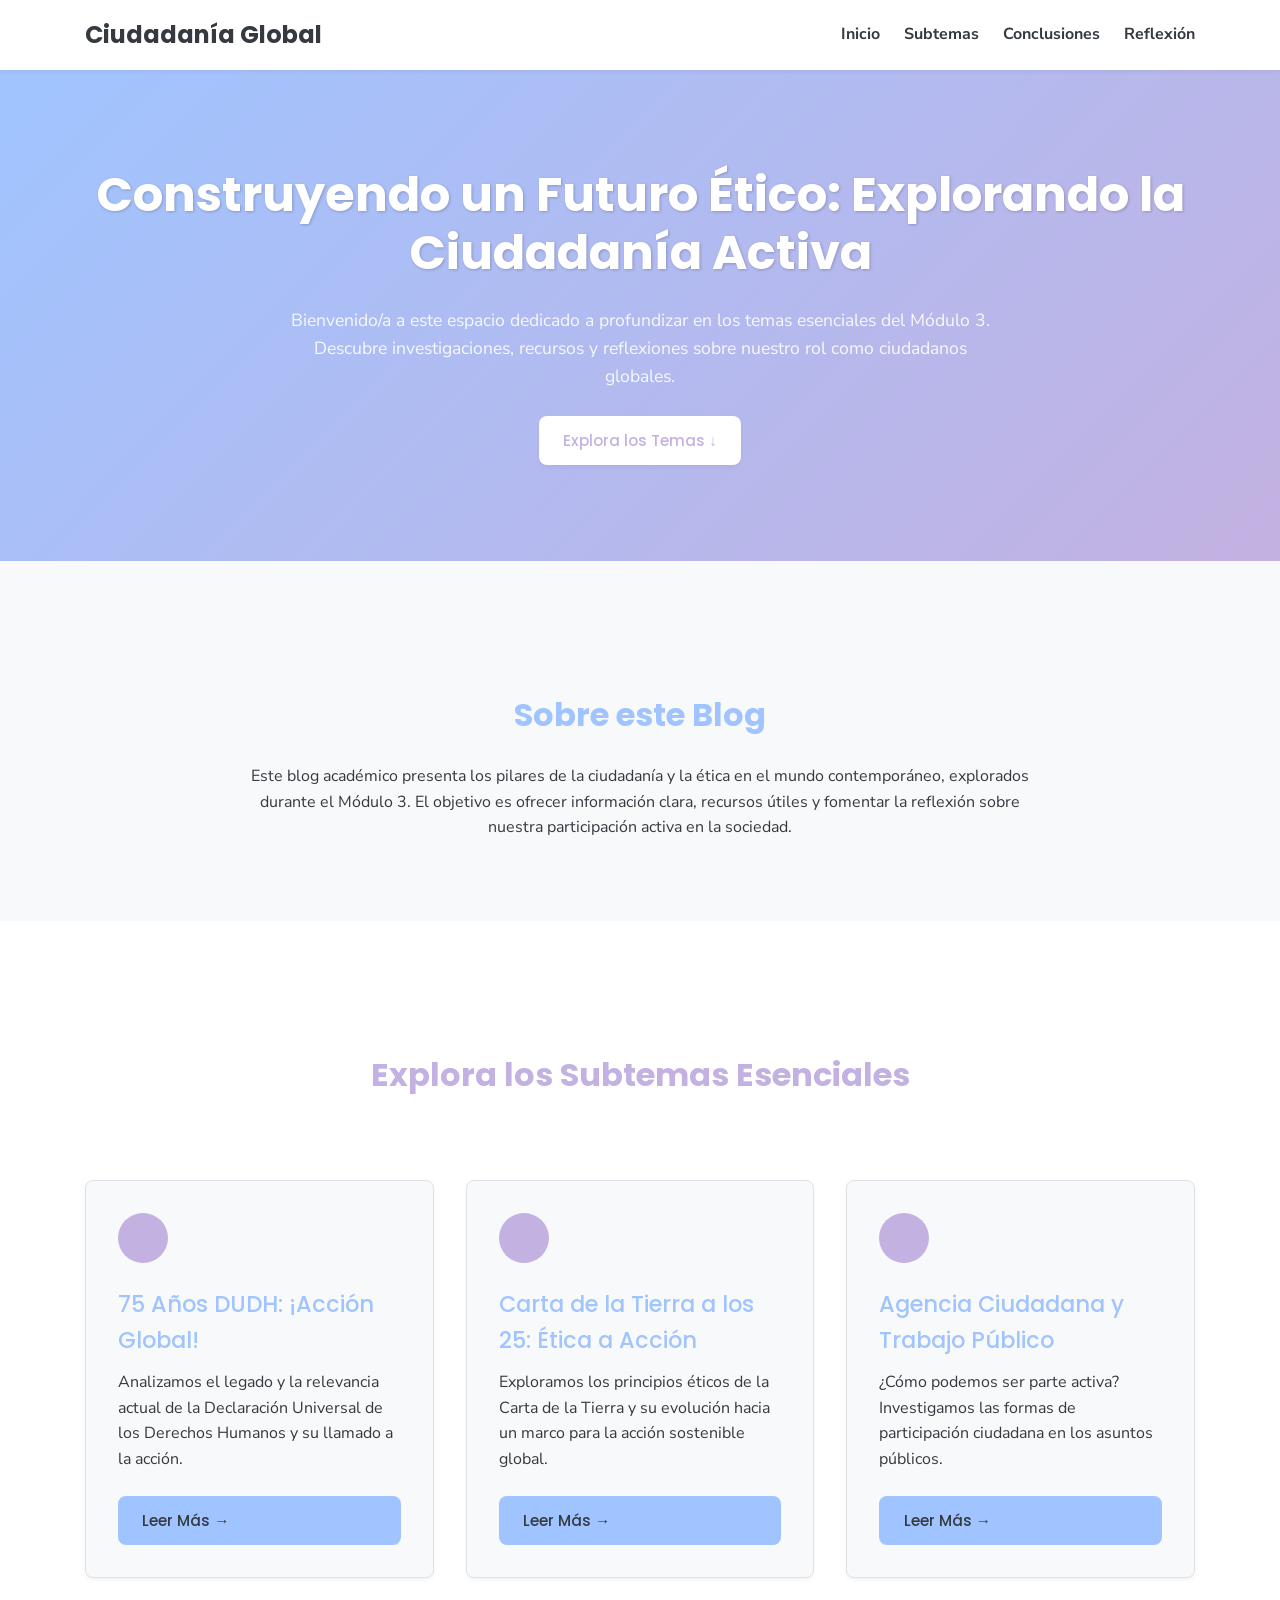
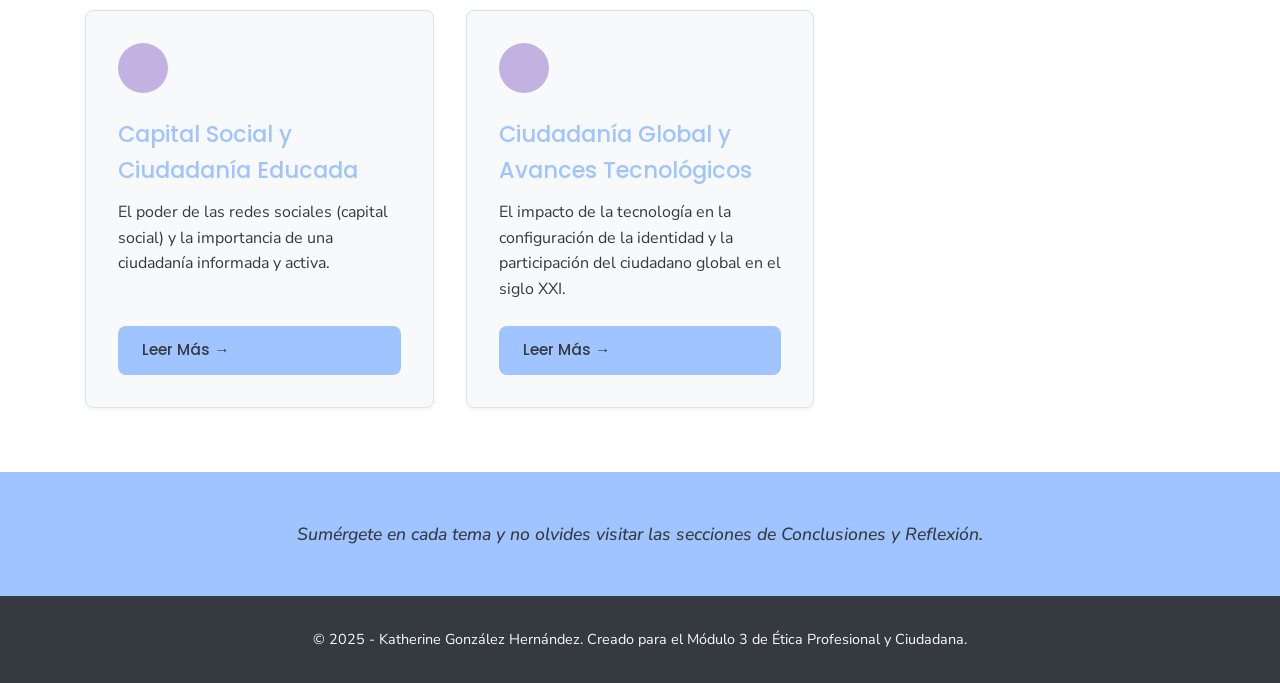
<file: index.html>
<!DOCTYPE html>
<html lang="es">
<head>
    <meta charset="UTF-8">
    <meta name="viewport" content="width=device-width, initial-scale=1.0">
    <title>Módulo 3: Ciudadanía Activa y Ética Global</title>

    <!-- Google Fonts -->
    <link rel="preconnect" href="https://fonts.googleapis.com">
    <link rel="preconnect" href="https://fonts.gstatic.com" crossorigin>
    <link href="https://fonts.googleapis.com/css2?family=Nunito+Sans:wght@400;700&family=Poppins:wght@500;700&display=swap" rel="stylesheet">

    <!-- Enlace al CSS -->
    <link rel="stylesheet" href="style.css">
</head>
<body>

    <!-- Barra de Navegación -->
    <header class="site-header">
        <div class="container header-container">
            <div class="site-title">Ciudadanía Global</div>
            <nav class="main-navigation">
                <ul>
                    <li><a href="#hero">Inicio</a></li>
                    <li><a href="#subtemas">Subtemas</a></li>
                    <li><a href="conclusiones.html">Conclusiones</a></li> <!-- Enlace a página futura -->
                    <li><a href="reflexion.html">Reflexión</a></li>   <!-- Enlace a página futura -->
                </ul>
            </nav>
        </div>
    </header>

    <main>
        <!-- Sección Principal (Hero) -->
        <section class="hero" id="hero">
            <div class="container hero-content">
                <h1>Construyendo un Futuro Ético: Explorando la Ciudadanía Activa</h1>
                <p>Bienvenido/a a este espacio dedicado a profundizar en los temas esenciales del Módulo 3. Descubre investigaciones, recursos y reflexiones sobre nuestro rol como ciudadanos globales.</p>
                <a href="#subtemas" class="button button-primary">Explora los Temas ↓</a>
            </div>
        </section>

        <!-- Sección Introductoria -->
        <section class="intro" id="about">
            <div class="container">
                <h2>Sobre este Blog</h2>
                <p>Este blog académico presenta los pilares de la ciudadanía y la ética en el mundo contemporáneo, explorados durante el Módulo 3. El objetivo es ofrecer información clara, recursos útiles y fomentar la reflexión sobre nuestra participación activa en la sociedad.</p>
            </div>
        </section>

        <!-- Sección de Subtemas -->
        <section class="subtopics" id="subtemas">
            <div class="container">
                <h2>Explora los Subtemas Esenciales</h2>
                <div class="subtopics-grid">
                    <!-- Tarjeta 1 -->
                    <article class="topic-card">
                        <div class="card-icon icon-dudh"></div> <!-- Placeholder para icono -->
                        <h3>75 Años DUDH: ¡Acción Global!</h3>
                        <p>Analizamos el legado y la relevancia actual de la Declaración Universal de los Derechos Humanos y su llamado a la acción.</p>
                        <a href="subtema-dudh.html" class="button button-secondary">Leer Más →</a> <!-- Página futura -->
                    </article>
                    <!-- Tarjeta 2 -->
                    <article class="topic-card">
                        <div class="card-icon icon-carta"></div> <!-- Placeholder para icono -->
                        <h3>Carta de la Tierra a los 25: Ética a Acción</h3>
                        <p>Exploramos los principios éticos de la Carta de la Tierra y su evolución hacia un marco para la acción sostenible global.</p>
                        <a href="subtema-carta.html" class="button button-secondary">Leer Más →</a> <!-- Página futura -->
                    </article>
                    <!-- Tarjeta 3 -->
                    <article class="topic-card">
                         <div class="card-icon icon-agencia"></div> <!-- Placeholder para icono -->
                        <h3>Agencia Ciudadana y Trabajo Público</h3>
                        <p>¿Cómo podemos ser parte activa? Investigamos las formas de participación ciudadana en los asuntos públicos.</p>
                        <a href="subtema-agencia.html" class="button button-secondary">Leer Más →</a> <!-- Página futura -->
                    </article>
                    <!-- Tarjeta 4 -->
                    <article class="topic-card">
                        <div class="card-icon icon-capital"></div> <!-- Placeholder para icono -->
                        <h3>Capital Social y Ciudadanía Educada</h3>
                        <p>El poder de las redes sociales (capital social) y la importancia de una ciudadanía informada y activa.</p>
                        <a href="subtema-capital.html" class="button button-secondary">Leer Más →</a> <!-- Página futura -->
                    </article>
                    <!-- Tarjeta 5 -->
                    <article class="topic-card">
                        <div class="card-icon icon-global"></div> <!-- Placeholder para icono -->
                        <h3>Ciudadanía Global y Avances Tecnológicos</h3>
                        <p>El impacto de la tecnología en la configuración de la identidad y la participación del ciudadano global en el siglo XXI.</p>
                        <a href="subtema-tecnologia.html" class="button button-secondary">Leer Más →</a> <!-- Página futura -->
                    </article>
                </div>
            </div>
        </section>

         <!-- Sección Final CTA (Opcional) -->
        <section class="final-cta">
            <div class="container">
                <p><em>Sumérgete en cada tema y no olvides visitar las secciones de Conclusiones y Reflexión.</em></p>
            </div>
        </section>

    </main>

    <!-- Pie de Página -->
    <footer class="site-footer">
        <div class="container">
            <p>© 2025 - Katherine González Hernández. Creado para el Módulo 3 de Ética Profesional y Ciudadana.</p>
            <!-- Podrías añadir enlaces a redes sociales o información de contacto si quisieras -->
        </div>
    </footer>

    <!-- Enlace al JavaScript -->
    <script src="script.js"></script>

</body>
</html>
</file>
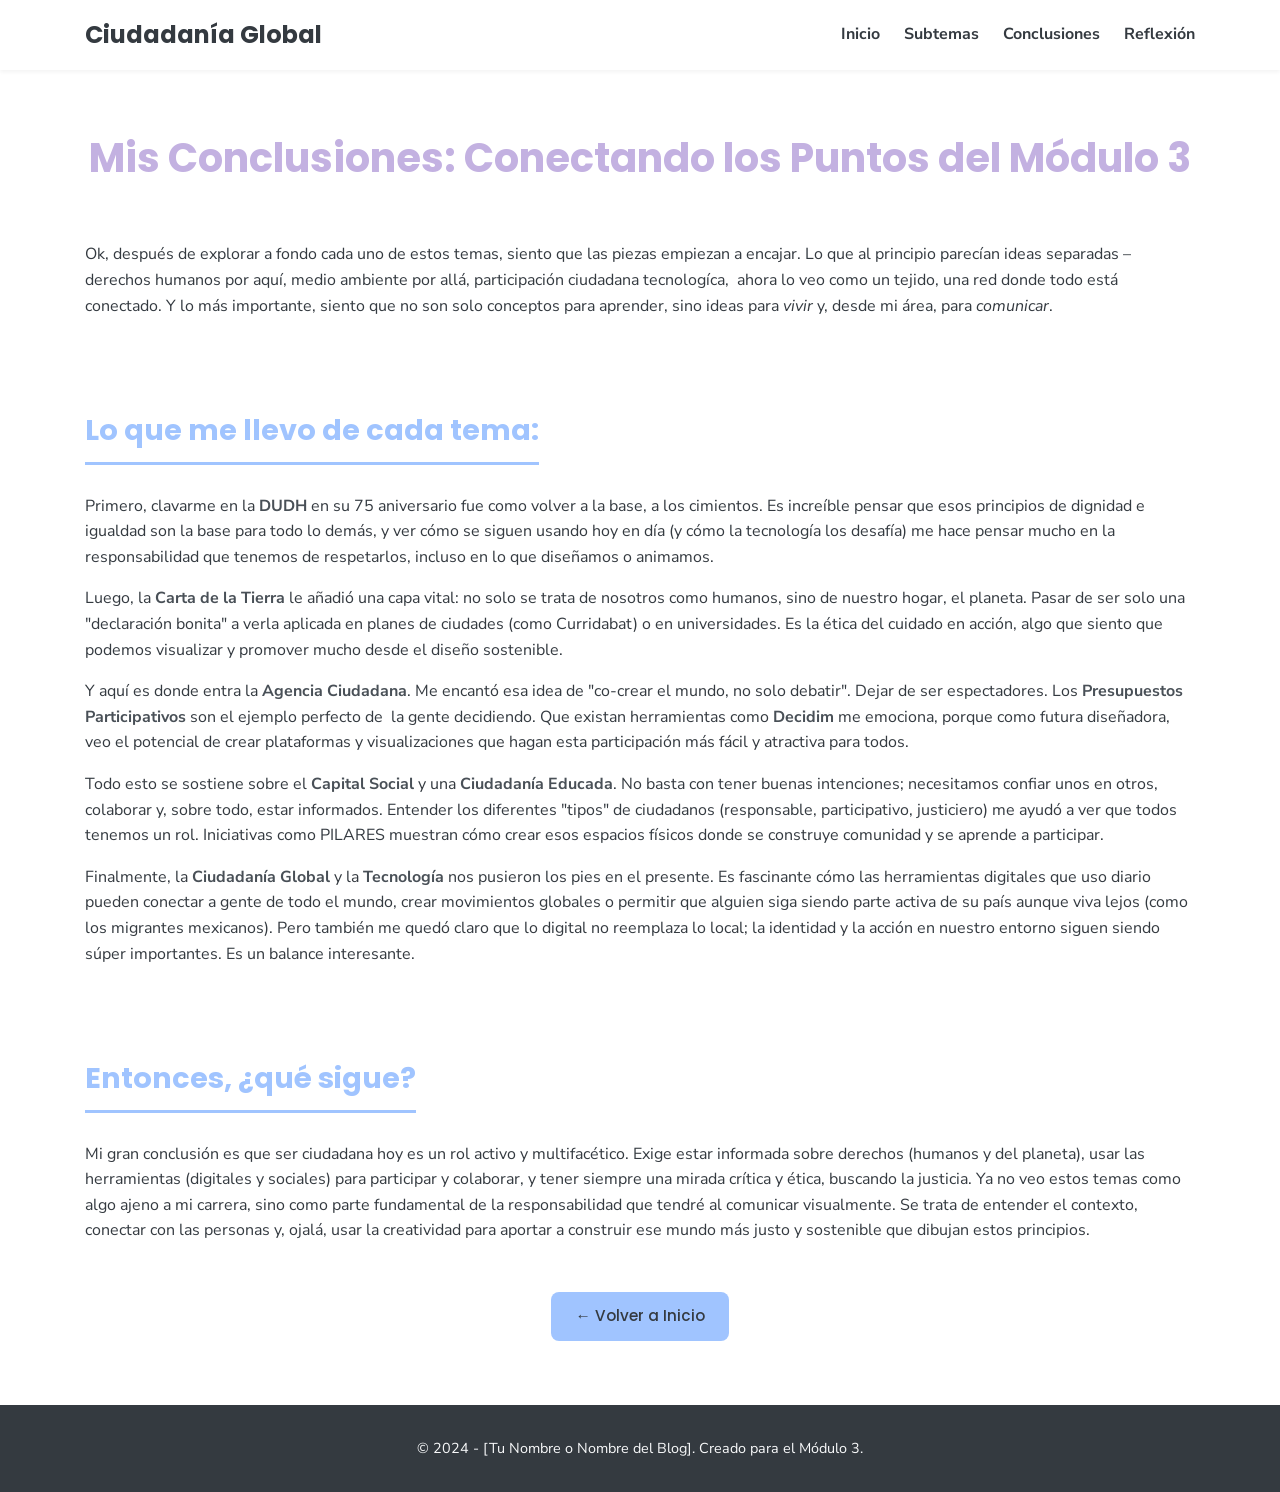
<file: conclusiones.html>
<!DOCTYPE html>
<html lang="es">
<head>
    <meta charset="UTF-8">
    <meta name="viewport" content="width=device-width, initial-scale=1.0">
    <!-- Título específico de la página -->
    <title>Conclusiones del Módulo 3 - Ciudadanía Global</title>

    <!-- Google Fonts (Las mismas) -->
    <link rel="preconnect" href="https://fonts.googleapis.com">
    <link rel="preconnect" href="https://fonts.gstatic.com" crossorigin>
    <link href="https://fonts.googleapis.com/css2?family=Nunito+Sans:wght@400;700&family=Poppins:wght@500;700&display=swap" rel="stylesheet">

    <!-- Enlace al MISMO CSS -->
    <link rel="stylesheet" href="style.css">
</head>
<body>

    <!-- Barra de Navegación (MISMA ESTRUCTURA) -->
    <header class="site-header">
        <div class="container header-container">
            <div class="site-title">Ciudadanía Global</div>
            <nav class="main-navigation">
                <ul>
                    <li><a href="index.html#hero">Inicio</a></li>
                    <li><a href="index.html#subtemas">Subtemas</a></li>
                    <li><a href="conclusiones.html">Conclusiones</a></li> <!-- Enlace activo a esta página -->
                    <li><a href="reflexion.html">Reflexión</a></li>
                </ul>
            </nav>
        </div>
    </header>

    <main>
        <!-- Sección de Contenido -->
        <section class="subtopic-content"> <!-- Reutilizamos la clase para consistencia -->
            <div class="container">
                <article>
                    <!-- Título Principal -->
                    <h1>Mis Conclusiones: Conectando los Puntos del Módulo 3</h1>

                    <!-- Párrafo Introductorio -->
                    <p>Ok, después de explorar a fondo cada uno de estos temas, siento que las piezas empiezan a encajar. Lo que al principio parecían ideas separadas –derechos humanos por aquí, medio ambiente por allá, participación ciudadana tecnologíca,&nbsp; ahora lo veo como un tejido, una red donde todo está conectado. Y lo más importante, siento que no son solo conceptos para aprender, sino ideas para <em>vivir</em> y, desde mi área, para <em>comunicar</em>.</p>

                    <!-- Síntesis de Aprendizajes (Tono más personal) -->
                    <h2>Lo que me llevo de cada tema:</h2>

                    <p>Primero, clavarme en la <strong>DUDH</strong> en su 75 aniversario fue como volver a la base, a los cimientos. Es increíble pensar que esos principios de dignidad e igualdad son la base para todo lo demás, y ver cómo se siguen usando hoy en día (y cómo la tecnología los desafía) me hace pensar mucho en la responsabilidad que tenemos de respetarlos, incluso en lo que diseñamos o animamos.</p>

                    <p>Luego, la <strong>Carta de la Tierra</strong> le añadió una capa vital: no solo se trata de nosotros como humanos, sino de nuestro hogar, el planeta. Pasar de ser solo una "declaración bonita" a verla aplicada en planes de ciudades (como Curridabat) o en universidades. Es la ética del cuidado en acción, algo que siento que podemos visualizar y promover mucho desde el diseño sostenible.</p>

                    <p>Y aquí es donde entra la <strong>Agencia Ciudadana</strong>. Me encantó esa idea de "co-crear el mundo, no solo debatir". Dejar de ser espectadores. Los <strong>Presupuestos Participativos</strong> son el ejemplo perfecto de&nbsp; la gente decidiendo. Que existan herramientas como <strong>Decidim</strong> me emociona, porque como futura diseñadora, veo el potencial de crear plataformas y visualizaciones que hagan esta participación más fácil y atractiva para todos.</p>

                    <p>Todo esto se sostiene sobre el <strong>Capital Social</strong> y una <strong>Ciudadanía Educada</strong>. No basta con tener buenas intenciones; necesitamos confiar unos en otros, colaborar y, sobre todo, estar informados. Entender los diferentes "tipos" de ciudadanos (responsable, participativo, justiciero) me ayudó a ver que todos tenemos un rol. Iniciativas como PILARES muestran cómo crear esos espacios físicos donde se construye comunidad y se aprende a participar.</p>

                    <p>Finalmente, la <strong>Ciudadanía Global</strong> y la <strong>Tecnología</strong> nos pusieron los pies en el presente. Es fascinante cómo las herramientas digitales que uso diario pueden conectar a gente de todo el mundo, crear movimientos globales o permitir que alguien siga siendo parte activa de su país aunque viva lejos (como los migrantes mexicanos). Pero también me quedó claro que lo digital no reemplaza lo local; la identidad y la acción en nuestro entorno siguen siendo súper importantes. Es un balance interesante.</p>

                    <!-- Pensamiento Final (Más personal) -->
                    <h2>Entonces, ¿qué sigue?</h2>
                    <p>Mi gran conclusión es que ser ciudadana hoy es un rol activo y multifacético. Exige estar informada sobre derechos (humanos y del planeta), usar las herramientas (digitales y sociales) para participar y colaborar, y tener siempre una mirada crítica y ética, buscando la justicia. Ya no veo estos temas como algo ajeno a mi carrera, sino como parte fundamental de la responsabilidad que tendré al comunicar visualmente. Se trata de entender el contexto, conectar con las personas y, ojalá, usar la creatividad para aportar a construir ese mundo más justo y sostenible que dibujan estos principios.</p>

                </article>

                <!-- Enlace para Volver a la Página Principal -->
                <div class="back-link">
                    <a href="index.html" class="button button-secondary">← Volver a Inicio</a>
              </div>

          </div> <!-- Fin .container -->
        </section> <!-- Fin .subtopic-content -->
    </main>

    <!-- Pie de Página (MISMA ESTRUCTURA) -->
    <footer class="site-footer">
        <div class="container">
            <p>© 2024 - [Tu Nombre o Nombre del Blog]. Creado para el Módulo 3.</p>
        </div>
    </footer>

    <!-- Enlace al JavaScript (MISMO ARCHIVO) -->
    <script src="script.js"></script>

</body>
</html>
</file>
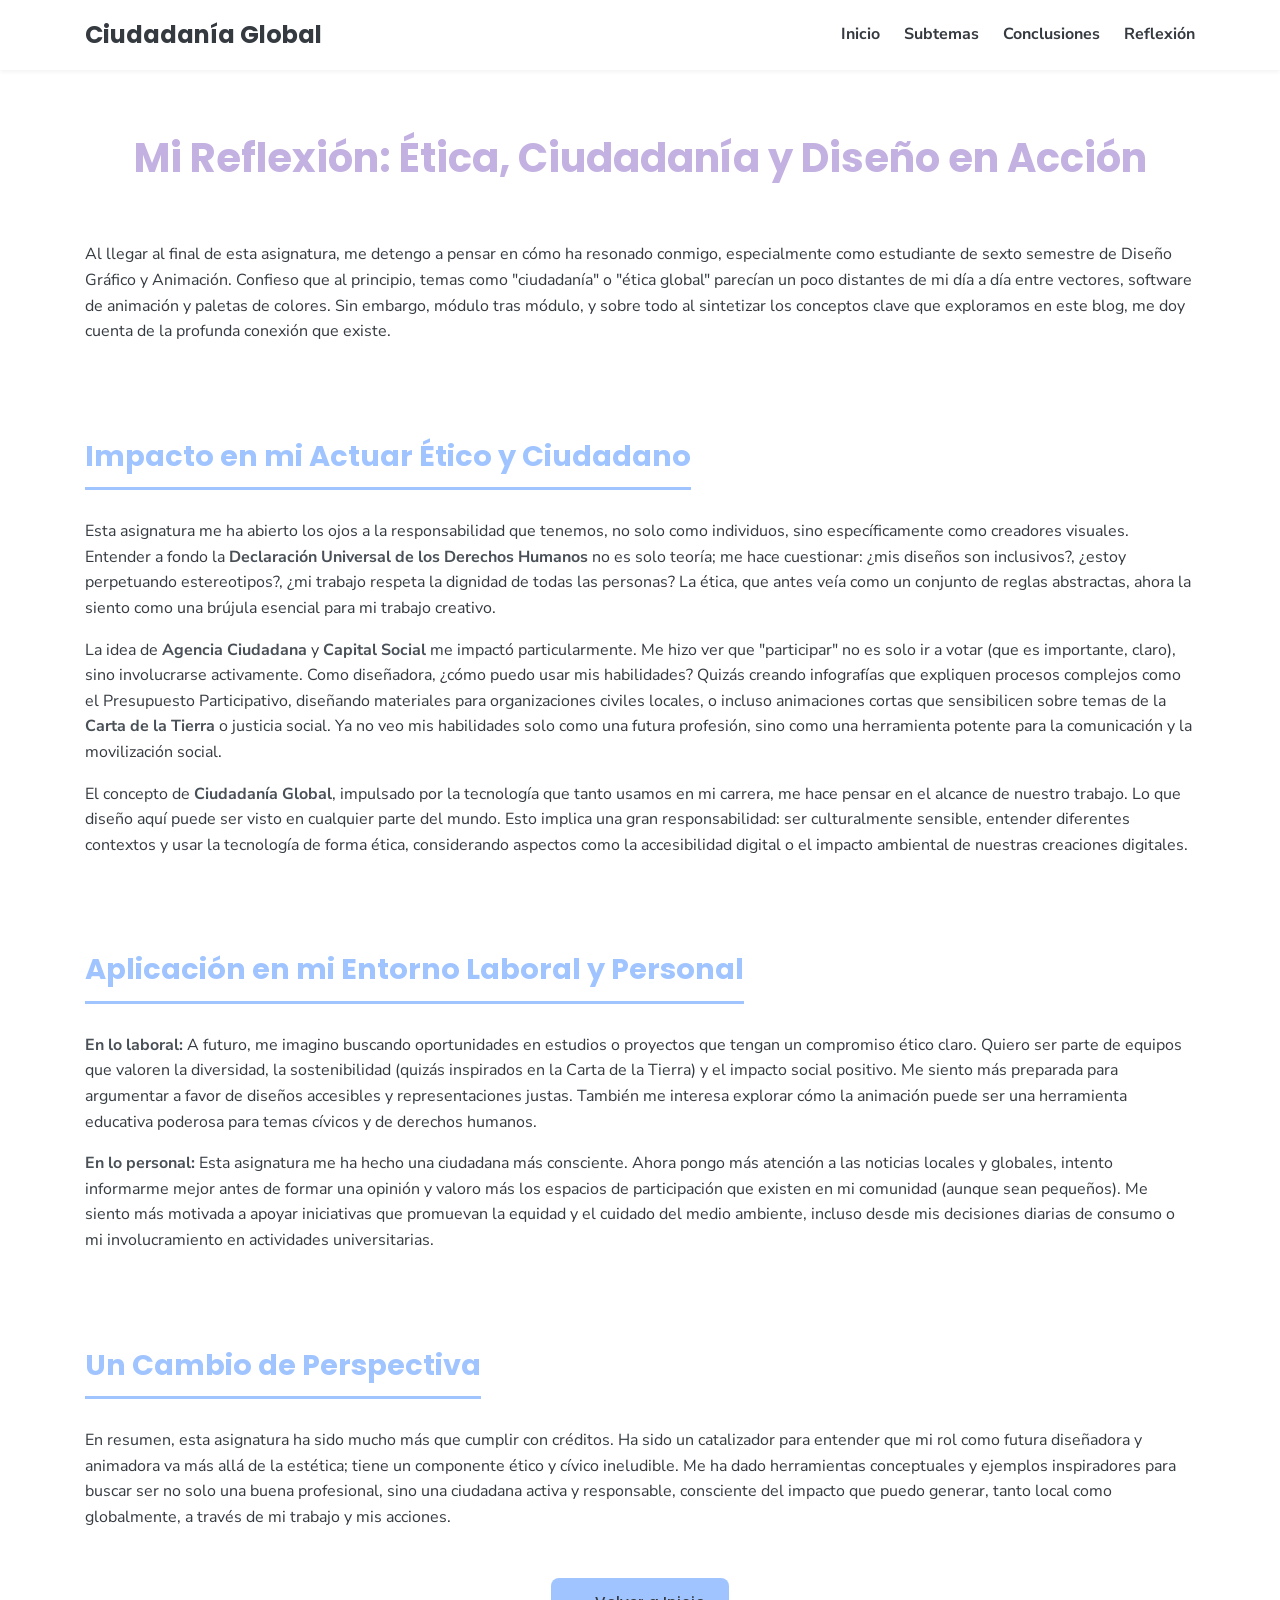
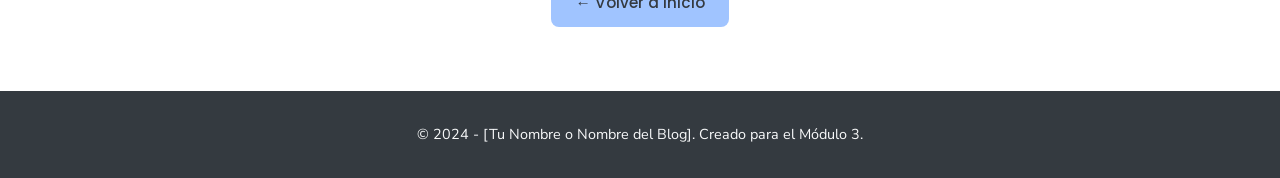
<file: reflexion.html>
<!DOCTYPE html>
<html lang="es">
<head>
    <meta charset="UTF-8">
    <meta name="viewport" content="width=device-width, initial-scale=1.0">
    <!-- Título específico de la página -->
    <title>Mi Reflexión: Ética, Ciudadanía y Diseño - Ciudadanía Global</title>

    <!-- Google Fonts (Las mismas) -->
    <link rel="preconnect" href="https://fonts.googleapis.com">
    <link rel="preconnect" href="https://fonts.gstatic.com" crossorigin>
    <link href="https://fonts.googleapis.com/css2?family=Nunito+Sans:wght@400;700&family=Poppins:wght@500;700&display=swap" rel="stylesheet">

    <!-- Enlace al MISMO CSS -->
    <link rel="stylesheet" href="style.css">
</head>
<body>

    <!-- Barra de Navegación (MISMA ESTRUCTURA) -->
    <header class="site-header">
        <div class="container header-container">
            <div class="site-title">Ciudadanía Global</div>
            <nav class="main-navigation">
                <ul>
                    <li><a href="index.html#hero">Inicio</a></li>
                    <li><a href="index.html#subtemas">Subtemas</a></li>
                    <li><a href="conclusiones.html">Conclusiones</a></li>
                    <li><a href="reflexion.html">Reflexión</a></li> <!-- Enlace activo a esta página -->
                </ul>
            </nav>
        </div>
    </header>

    <main>
        <!-- Sección de Contenido -->
        <section class="subtopic-content"> <!-- Reutilizamos la clase para consistencia -->
            <div class="container">
                <article>
                    <!-- Título Principal -->
                    <h1>Mi Reflexión: Ética, Ciudadanía y Diseño en Acción</h1>

                    <!-- Párrafo Introductorio -->
                    <p>Al llegar al final de esta asignatura, me detengo a pensar en cómo ha resonado conmigo, especialmente como estudiante de sexto semestre de Diseño Gráfico y Animación. Confieso que al principio, temas como "ciudadanía" o "ética global" parecían un poco distantes de mi día a día entre vectores, software de animación y paletas de colores. Sin embargo, módulo tras módulo, y sobre todo al sintetizar los conceptos clave que exploramos en este blog, me doy cuenta de la profunda conexión que existe.</p>

                    <!-- Impacto en mi Actuar Ético y Ciudadano -->
                    <h2>Impacto en mi Actuar Ético y Ciudadano</h2>

                    <p>Esta asignatura me ha abierto los ojos a la responsabilidad que tenemos, no solo como individuos, sino específicamente como creadores visuales. Entender a fondo la <strong>Declaración Universal de los Derechos Humanos</strong> no es solo teoría; me hace cuestionar: ¿mis diseños son inclusivos?, ¿estoy perpetuando estereotipos?, ¿mi trabajo respeta la dignidad de todas las personas? La ética, que antes veía como un conjunto de reglas abstractas, ahora la siento como una brújula esencial para mi trabajo creativo.</p>

                    <p>La idea de <strong>Agencia Ciudadana</strong> y <strong>Capital Social</strong> me impactó particularmente. Me hizo ver que "participar" no es solo ir a votar (que es importante, claro), sino involucrarse activamente. Como diseñadora, ¿cómo puedo usar mis habilidades? Quizás creando infografías que expliquen procesos complejos como el Presupuesto Participativo, diseñando materiales para organizaciones civiles locales, o incluso animaciones cortas que sensibilicen sobre temas de la <strong>Carta de la Tierra</strong> o justicia social. Ya no veo mis habilidades solo como una futura profesión, sino como una herramienta potente para la comunicación y la movilización social.</p>

                    <p>El concepto de <strong>Ciudadanía Global</strong>, impulsado por la tecnología que tanto usamos en mi carrera, me hace pensar en el alcance de nuestro trabajo. Lo que diseño aquí puede ser visto en cualquier parte del mundo. Esto implica una gran responsabilidad: ser culturalmente sensible, entender diferentes contextos y usar la tecnología de forma ética, considerando aspectos como la accesibilidad digital o el impacto ambiental de nuestras creaciones digitales.</p>

                     <!-- Aplicación Laboral y Personal -->
                    <h2>Aplicación en mi Entorno Laboral y Personal</h2>

                    <p><strong>En lo laboral:</strong> A futuro, me imagino buscando oportunidades en estudios o proyectos que tengan un compromiso ético claro. Quiero ser parte de equipos que valoren la diversidad, la sostenibilidad (quizás inspirados en la Carta de la Tierra) y el impacto social positivo. Me siento más preparada para argumentar a favor de diseños accesibles y representaciones justas. También me interesa explorar cómo la animación puede ser una herramienta educativa poderosa para temas cívicos y de derechos humanos.</p>

                    <p><strong>En lo personal:</strong> Esta asignatura me ha hecho una ciudadana más consciente. Ahora pongo más atención a las noticias locales y globales, intento informarme mejor antes de formar una opinión y valoro más los espacios de participación que existen en mi comunidad (aunque sean pequeños). Me siento más motivada a apoyar iniciativas que promuevan la equidad y el cuidado del medio ambiente, incluso desde mis decisiones diarias de consumo o mi involucramiento en actividades universitarias.</p>

                    <!-- Pensamiento Final -->
                    <h2>Un Cambio de Perspectiva</h2>
                    <p>En resumen, esta asignatura ha sido mucho más que cumplir con créditos. Ha sido un catalizador para entender que mi rol como futura diseñadora y animadora va más allá de la estética; tiene un componente ético y cívico ineludible. Me ha dado herramientas conceptuales y ejemplos inspiradores para buscar ser no solo una buena profesional, sino una ciudadana activa y responsable, consciente del impacto que puedo generar, tanto local como globalmente, a través de mi trabajo y mis acciones.</p>

                </article>

                <!-- Enlace para Volver a la Página Principal -->
                <div class="back-link">
                    <a href="index.html" class="button button-secondary">← Volver a Inicio</a>
                </div>

            </div> <!-- Fin .container -->
        </section> <!-- Fin .subtopic-content -->
    </main>

    <!-- Pie de Página (MISMA ESTRUCTURA) -->
    <footer class="site-footer">
        <div class="container">
            <p>© 2024 - [Tu Nombre o Nombre del Blog]. Creado para el Módulo 3.</p>
        </div>
    </footer>

    <!-- Enlace al JavaScript (MISMO ARCHIVO) -->
    <script src="script.js"></script>

</body>
</html>
</file>
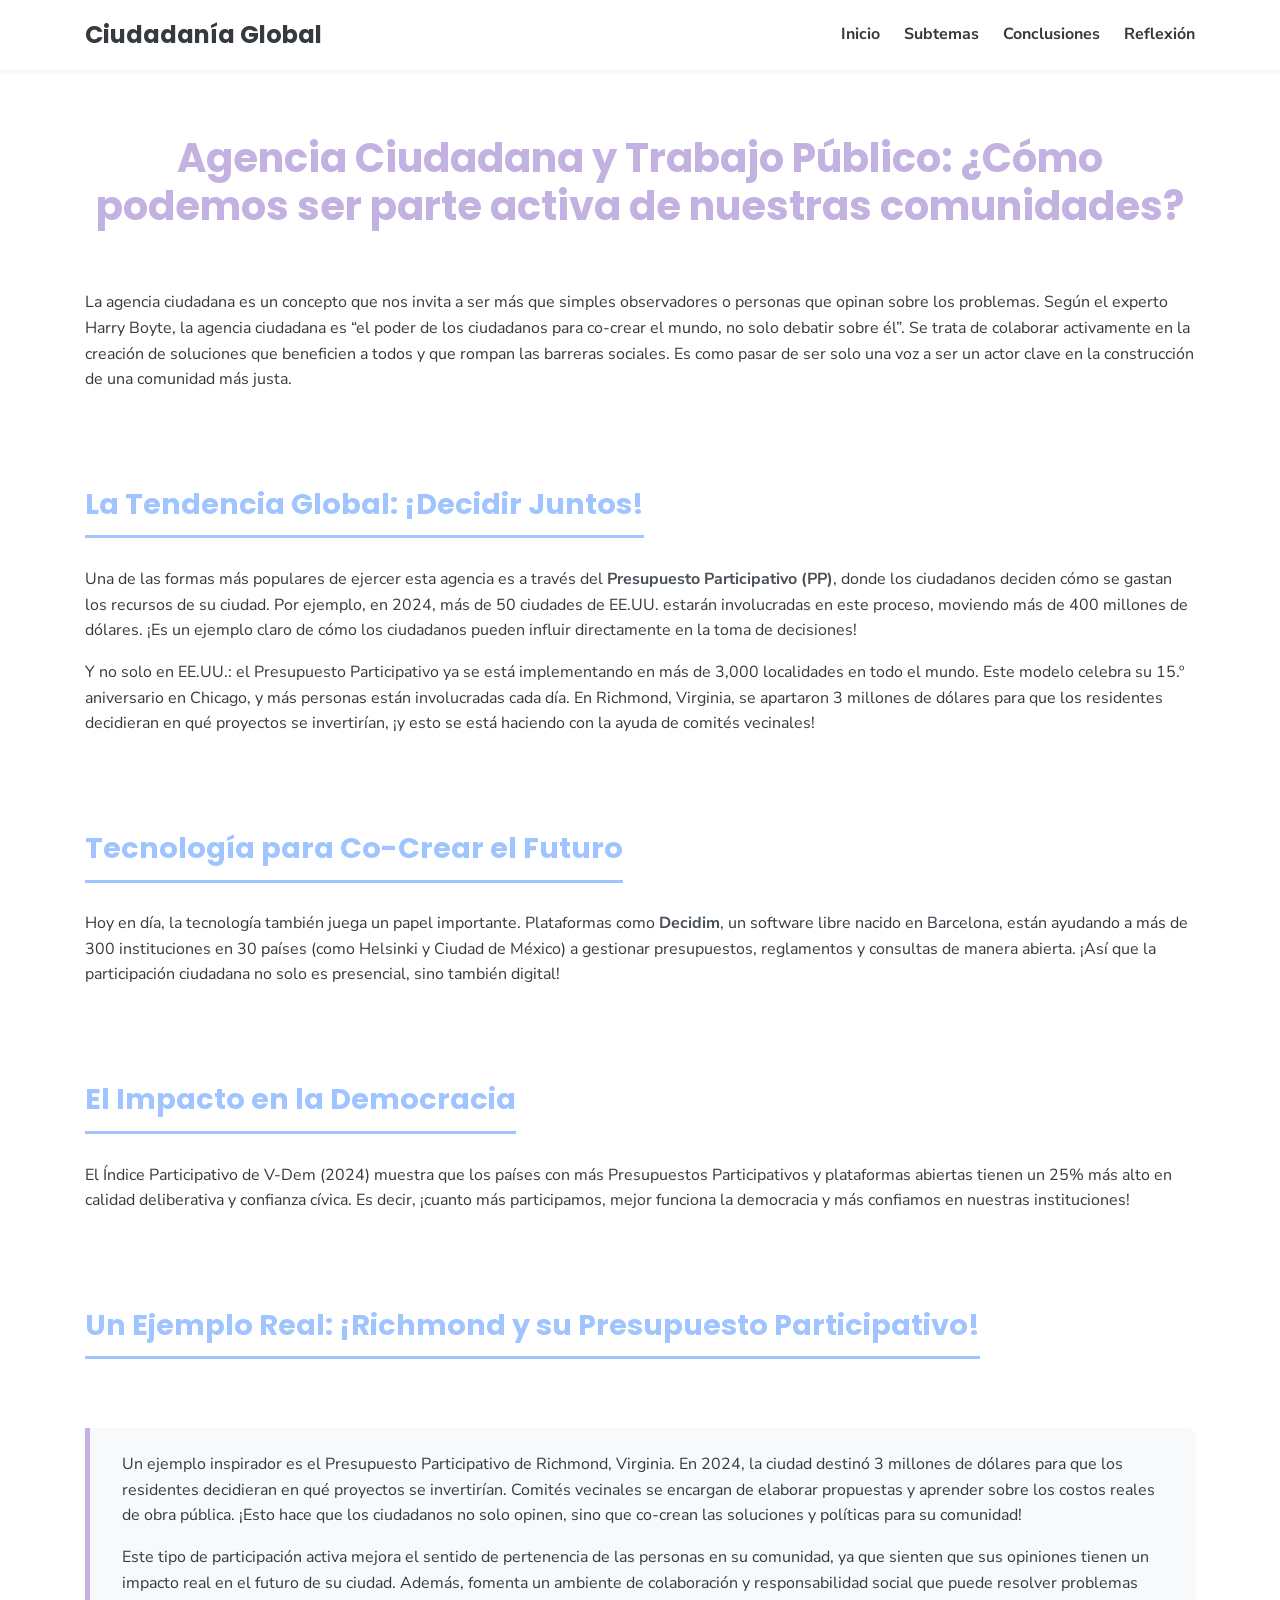
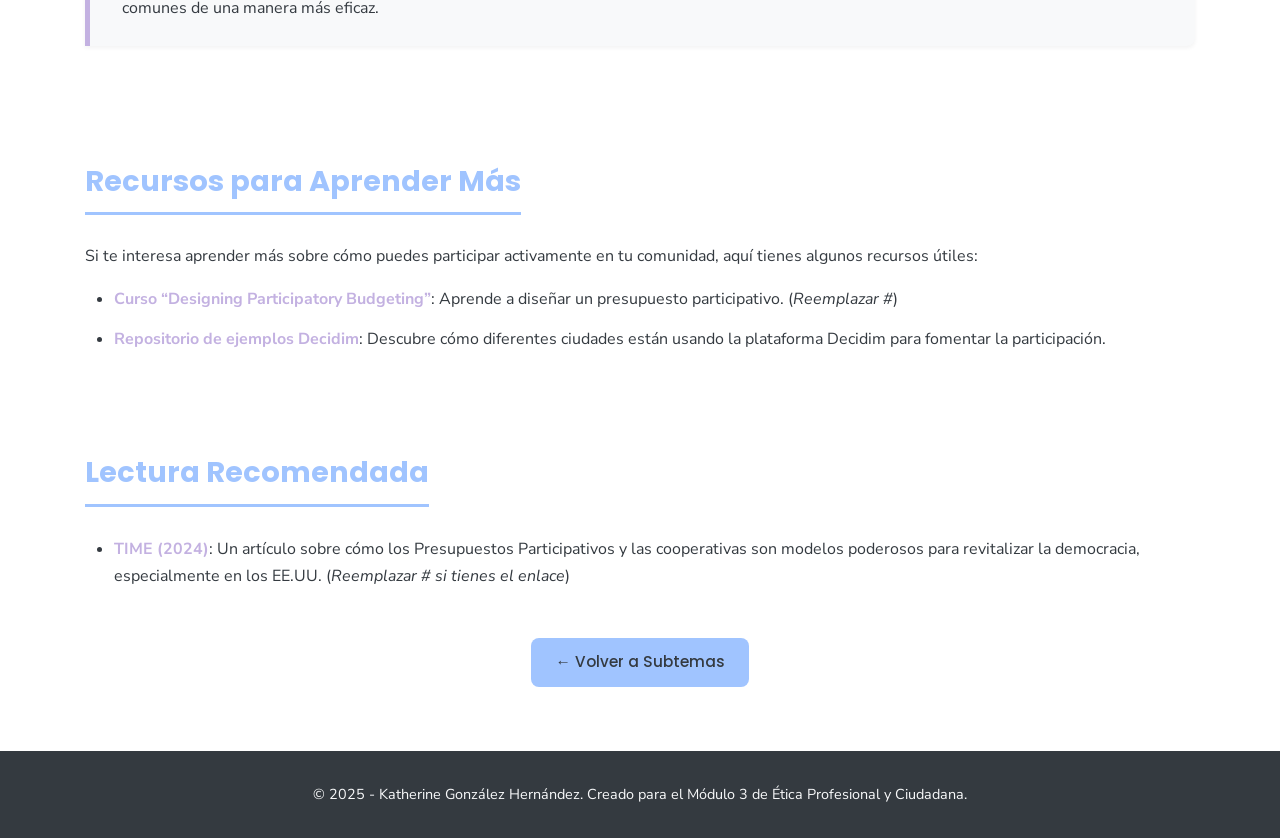
<file: subtema-agencia.html>
<!DOCTYPE html>
<html lang="es">
<head>
    <meta charset="UTF-8">
    <meta name="viewport" content="width=device-width, initial-scale=1.0">
    <!-- Título específico de la página -->
    <title>Agencia Ciudadana y Trabajo Público - Ciudadanía Global</title>

    <!-- Google Fonts (Las mismas) -->
    <link rel="preconnect" href="https://fonts.googleapis.com">
    <link rel="preconnect" href="https://fonts.gstatic.com" crossorigin>
    <link href="https://fonts.googleapis.com/css2?family=Nunito+Sans:wght@400;700&family=Poppins:wght@500;700&display=swap" rel="stylesheet">

    <!-- Enlace al MISMO CSS -->
    <link rel="stylesheet" href="style.css">
</head>
<body>

    <!-- Barra de Navegación (MISMA ESTRUCTURA) -->
    <header class="site-header">
        <div class="container header-container">
            <div class="site-title">Ciudadanía Global</div>
            <nav class="main-navigation">
                <ul>
                    <li><a href="index.html#hero">Inicio</a></li>
                    <li><a href="index.html#subtemas">Subtemas</a></li>
                    <li><a href="conclusiones.html">Conclusiones</a></li> <!-- Página futura -->
                    <li><a href="reflexion.html">Reflexión</a></li>   <!-- Página futura -->
                </ul>
            </nav>
        </div>
    </header>

    <main>
        <!-- Sección de Contenido del Subtema -->
        <section class="subtopic-content">
            <div class="container">
                <article>
                    <!-- Título Principal del Subtema -->
                    <h1>Agencia Ciudadana y Trabajo Público: ¿Cómo podemos ser parte activa de nuestras comunidades?</h1>

                    <!-- Párrafo Introductorio -->
                    <p>La agencia ciudadana es un concepto que nos invita a ser más que simples observadores o personas que opinan sobre los problemas. Según el experto Harry Boyte, la agencia ciudadana es “el poder de los ciudadanos para co-crear el mundo, no solo debatir sobre él”. Se trata de colaborar activamente en la creación de soluciones que beneficien a todos y que rompan las barreras sociales. Es como pasar de ser solo una voz a ser un actor clave en la construcción de una comunidad más justa.</p>

                    <!-- Opcional: Puedes añadir una imagen relevante aquí si lo deseas -->
                    <!-- <img src="images/community-collaboration.jpg" alt="Personas colaborando en un proyecto comunitario" class="subtopic-main-image"> -->

                    <!-- Subtítulo: Tendencia Global -->
                    <h2>La Tendencia Global: ¡Decidir Juntos!</h2>
                    <p>Una de las formas más populares de ejercer esta agencia es a través del <strong>Presupuesto Participativo (PP)</strong>, donde los ciudadanos deciden cómo se gastan los recursos de su ciudad. Por ejemplo, en 2024, más de 50 ciudades de EE.UU. estarán involucradas en este proceso, moviendo más de 400 millones de dólares. ¡Es un ejemplo claro de cómo los ciudadanos pueden influir directamente en la toma de decisiones!</p>
                    <p>Y no solo en EE.UU.: el Presupuesto Participativo ya se está implementando en más de 3,000 localidades en todo el mundo. Este modelo celebra su 15.º aniversario en Chicago, y más personas están involucradas cada día. En Richmond, Virginia, se apartaron 3 millones de dólares para que los residentes decidieran en qué proyectos se invertirían, ¡y esto se está haciendo con la ayuda de comités vecinales!</p>

                    <!-- Subtítulo: Tecnología -->
                    <h2>Tecnología para Co-Crear el Futuro</h2>
                    <p>Hoy en día, la tecnología también juega un papel importante. Plataformas como <a href="https://decidim.org/" target="_blank" rel="noopener noreferrer"><strong>Decidim</strong></a>, un software libre nacido en Barcelona, están ayudando a más de 300 instituciones en 30 países (como Helsinki y Ciudad de México) a gestionar presupuestos, reglamentos y consultas de manera abierta. ¡Así que la participación ciudadana no solo es presencial, sino también digital!</p>

                    <!-- Subtítulo: Impacto -->
                    <h2>El Impacto en la Democracia</h2>
                    <p>El Índice Participativo de V-Dem (2024) muestra que los países con más Presupuestos Participativos y plataformas abiertas tienen un 25% más alto en calidad deliberativa y confianza cívica. Es decir, ¡cuanto más participamos, mejor funciona la democracia y más confiamos en nuestras instituciones!</p>

                    <!-- Subtítulo y Párrafo/Bloque: Ejemplo -->
                    <h2>Un Ejemplo Real: ¡Richmond y su Presupuesto Participativo!</h2>
                    <div class="example-box">
                        <!-- Opcional: Añadir imagen relevante del ejemplo -->
                         <!-- ¡Recuerda crear/encontrar esta imagen y ponerla en la carpeta 'images'! -->

                        <p>Un ejemplo inspirador es el Presupuesto Participativo de Richmond, Virginia. En 2024, la ciudad destinó 3 millones de dólares para que los residentes decidieran en qué proyectos se invertirían. Comités vecinales se encargan de elaborar propuestas y aprender sobre los costos reales de obra pública. ¡Esto hace que los ciudadanos no solo opinen, sino que co-crean las soluciones y políticas para su comunidad!</p>
                        <p>Este tipo de participación activa mejora el sentido de pertenencia de las personas en su comunidad, ya que sienten que sus opiniones tienen un impacto real en el futuro de su ciudad. Además, fomenta un ambiente de colaboración y responsabilidad social que puede resolver problemas comunes de una manera más eficaz.</p>
                    </div>

                    <!-- Subtítulo y Lista: Recursos -->
                    <h2>Recursos para Aprender Más</h2>
                    <p>Si te interesa aprender más sobre cómo puedes participar activamente en tu comunidad, aquí tienes algunos recursos útiles:</p>
                    <ul>
                        <li><a href="#" target="_blank" rel="noopener noreferrer">Curso “Designing Participatory Budgeting”</a>: Aprende a diseñar un presupuesto participativo. (<em>Reemplazar #</em>)</li>
                        <li><a href="https://decidim.org/processes/?locale=es" target="_blank" rel="noopener noreferrer">Repositorio de ejemplos Decidim</a>: Descubre cómo diferentes ciudades están usando la plataforma Decidim para fomentar la participación.</li>
                    </ul>

                    <!-- Subtítulo y Lista: Lectura Recomendada -->
                    <h2>Lectura Recomendada</h2>
                    <ul>
                        <li><a href="#" target="_blank" rel="noopener noreferrer">TIME (2024)</a>: Un artículo sobre cómo los Presupuestos Participativos y las cooperativas son modelos poderosos para revitalizar la democracia, especialmente en los EE.UU. (<em>Reemplazar # si tienes el enlace</em>)</li>
                    </ul>

                </article>

                <!-- Enlace para Volver a la Página Principal (Sección Subtemas) -->
                <div class="back-link">
                    <a href="index.html#subtemas" class="button button-secondary">← Volver a Subtemas</a>
                </div>

            </div> <!-- Fin .container -->
        </section> <!-- Fin .subtopic-content -->
    </main>

    <!-- Pie de Página (MISMA ESTRUCTURA) -->
    <footer class="site-footer">
        <div class="container">
            <p>© 2025 - Katherine González Hernández. Creado para el Módulo 3 de Ética Profesional y Ciudadana.</p>
        </div>
    </footer>

    <!-- Enlace al JavaScript (MISMO ARCHIVO) -->
    <script src="script.js"></script>

</body>
</html>
</file>
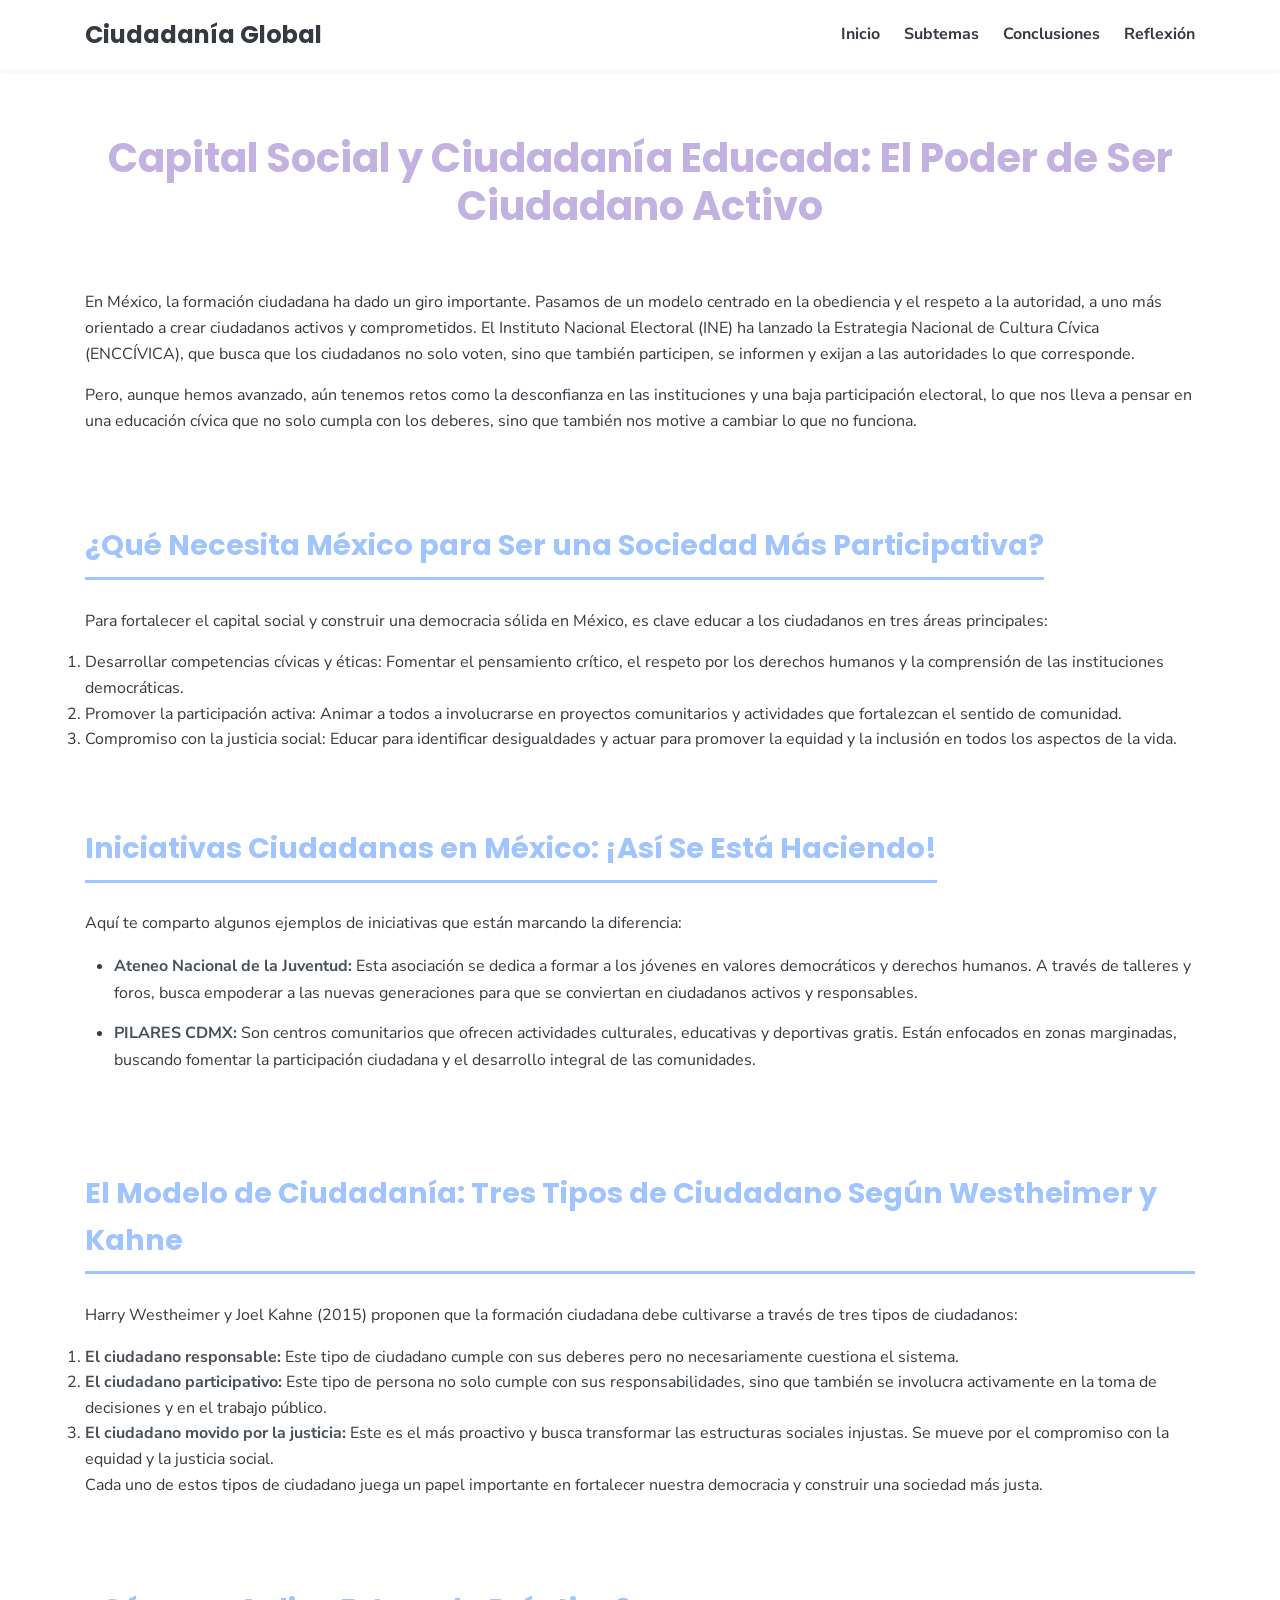
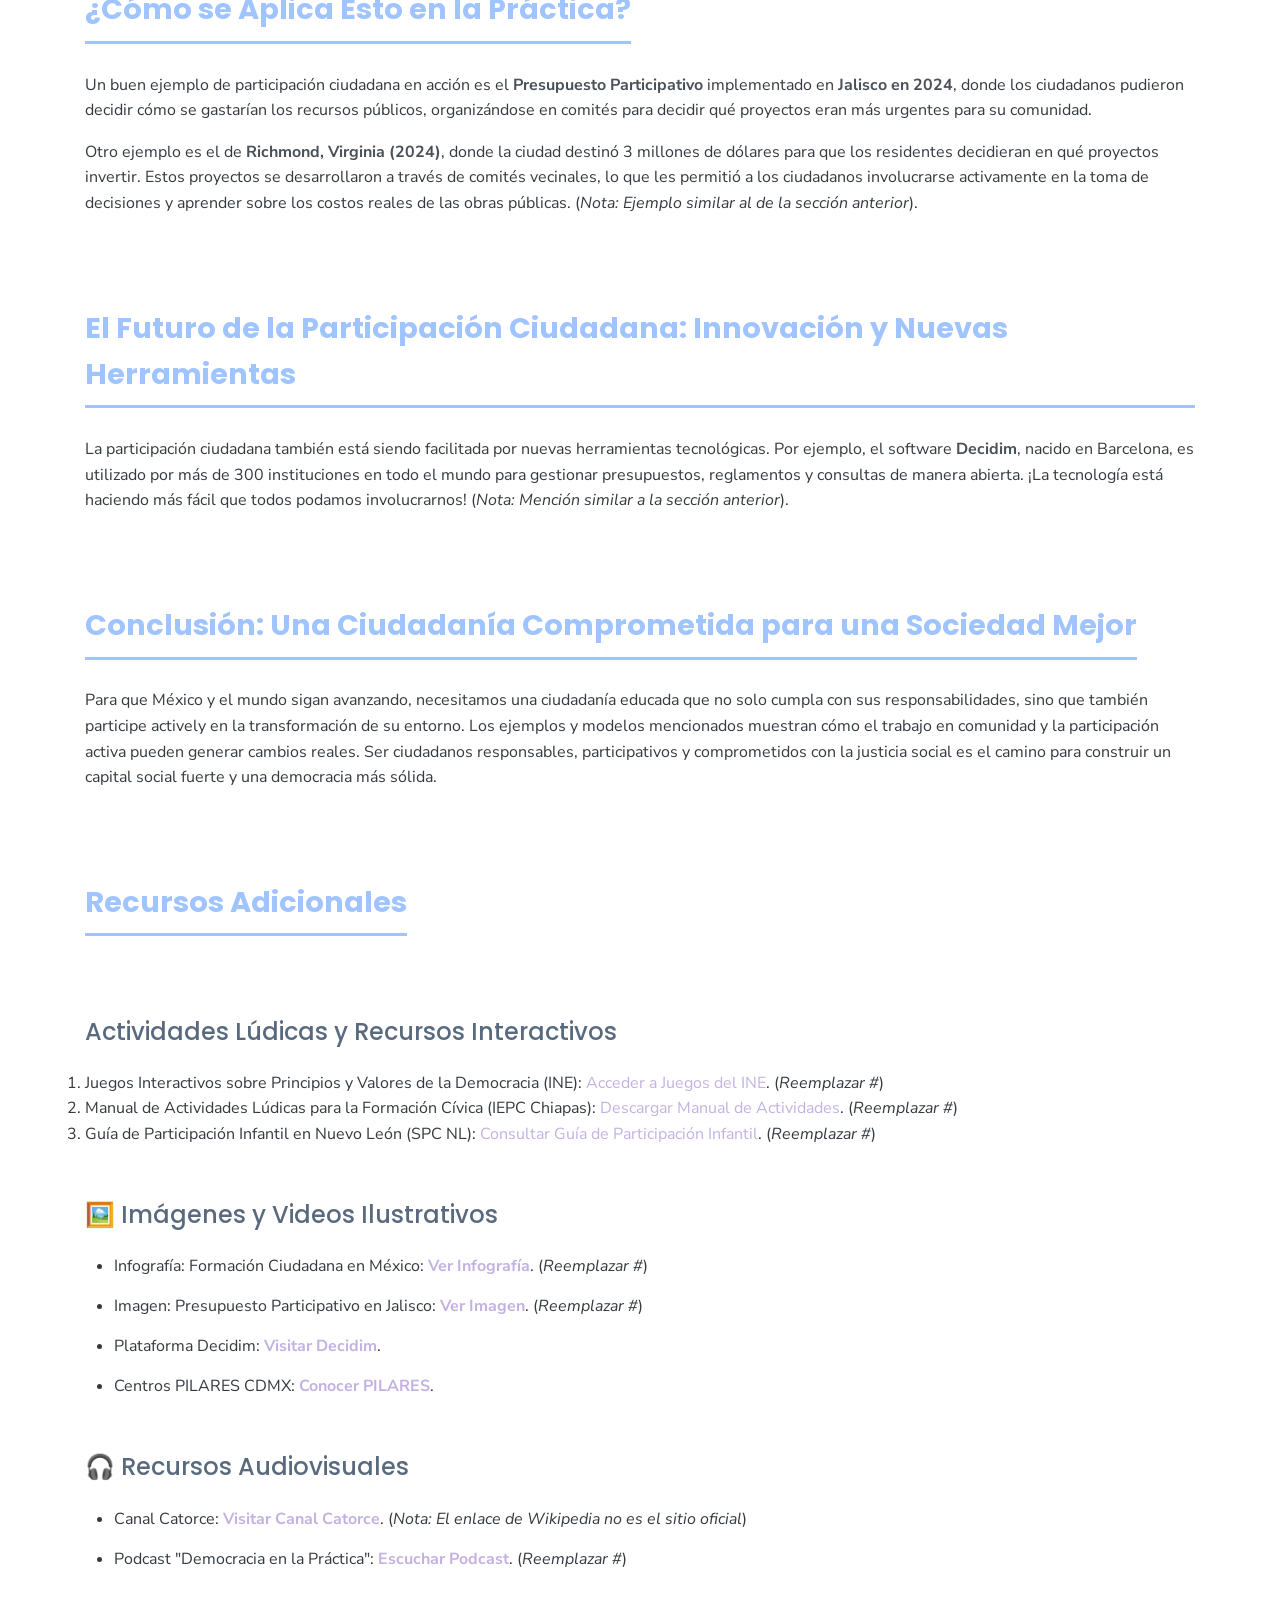
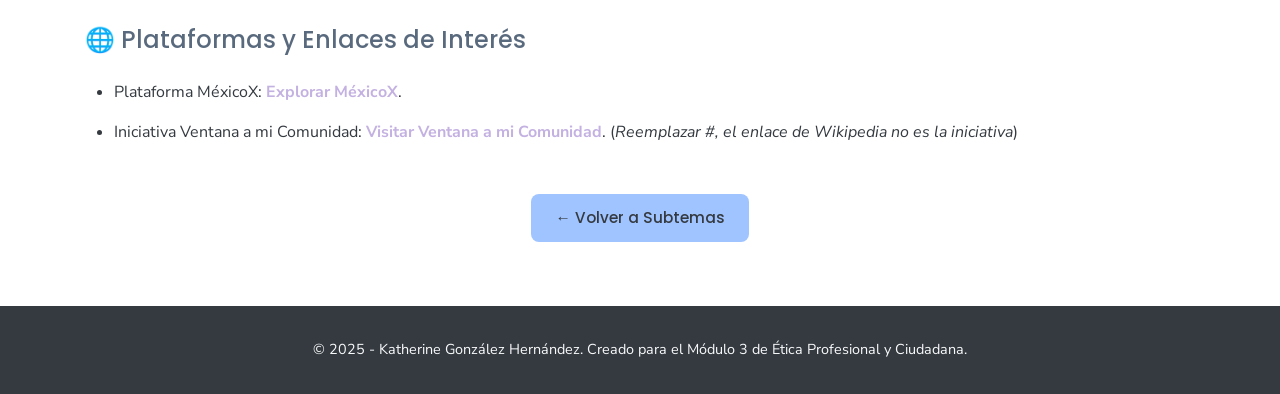
<file: subtema-capital.html>
<!DOCTYPE html>
<html lang="es">
<head>
    <meta charset="UTF-8">
    <meta name="viewport" content="width=device-width, initial-scale=1.0">
    <!-- Título específico de la página -->
    <title>Capital Social y Ciudadanía Educada - Ciudadanía Global</title>

    <!-- Google Fonts (Las mismas) -->
    <link rel="preconnect" href="https://fonts.googleapis.com">
    <link rel="preconnect" href="https://fonts.gstatic.com" crossorigin>
    <link href="https://fonts.googleapis.com/css2?family=Nunito+Sans:wght@400;700&family=Poppins:wght@500;700&display=swap" rel="stylesheet">

    <!-- Enlace al MISMO CSS -->
    <link rel="stylesheet" href="style.css">
</head>
<body>

    <!-- Barra de Navegación (MISMA ESTRUCTURA) -->
    <header class="site-header">
        <div class="container header-container">
            <div class="site-title">Ciudadanía Global</div>
            <nav class="main-navigation">
                <ul>
                    <li><a href="index.html#hero">Inicio</a></li>
                    <li><a href="index.html#subtemas">Subtemas</a></li>
                    <li><a href="conclusiones.html">Conclusiones</a></li> <!-- Página futura -->
                    <li><a href="reflexion.html">Reflexión</a></li>   <!-- Página futura -->
                </ul>
            </nav>
        </div>
    </header>

    <main>
        <!-- Sección de Contenido del Subtema -->
        <section class="subtopic-content">
            <div class="container">
                <article>
                    <!-- Título Principal del Subtema -->
                    <h1>Capital Social y Ciudadanía Educada: El Poder de Ser Ciudadano Activo</h1>

                    <!-- Introducción México -->
                    <p>En México, la formación ciudadana ha dado un giro importante. Pasamos de un modelo centrado en la obediencia y el respeto a la autoridad, a uno más orientado a crear ciudadanos activos y comprometidos. El Instituto Nacional Electoral (INE) ha lanzado la Estrategia Nacional de Cultura Cívica (ENCCÍVICA), que busca que los ciudadanos no solo voten, sino que también participen, se informen y exijan a las autoridades lo que corresponde.</p>
                    <p>Pero, aunque hemos avanzado, aún tenemos retos como la desconfianza en las instituciones y una baja participación electoral, lo que nos lleva a pensar en una educación cívica que no solo cumpla con los deberes, sino que también nos motive a cambiar lo que no funciona.</p>

                    <!-- Opcional: Imagen sobre educación cívica en México -->
                    <!-- <img src="images/mexico-civic-education.jpg" alt="Estudiantes mexicanos participando en actividad cívica" class="subtopic-main-image"> -->

                    <!-- Subtítulo: ¿Qué necesita México? -->
                    <h2>¿Qué Necesita México para Ser una Sociedad Más Participativa?</h2>
                    <p>Para fortalecer el capital social y construir una democracia sólida en México, es clave educar a los ciudadanos en tres áreas principales:</p>
                    <ol>
                        <li>Desarrollar competencias cívicas y éticas: Fomentar el pensamiento crítico, el respeto por los derechos humanos y la comprensión de las instituciones democráticas.</li>
                        <li>Promover la participación activa: Animar a todos a involucrarse en proyectos comunitarios y actividades que fortalezcan el sentido de comunidad.</li>
                        <li>Compromiso con la justicia social: Educar para identificar desigualdades y actuar para promover la equidad y la inclusión en todos los aspectos de la vida.</li>
                    </ol>

                    <!-- Subtítulo: Iniciativas -->
                    <h2>Iniciativas Ciudadanas en México: ¡Así Se Está Haciendo!</h2>
                    <p>Aquí te comparto algunos ejemplos de iniciativas que están marcando la diferencia:</p>
                    <ul>
                        <li><strong>Ateneo Nacional de la Juventud:</strong> Esta asociación se dedica a formar a los jóvenes en valores democráticos y derechos humanos. A través de talleres y foros, busca empoderar a las nuevas generaciones para que se conviertan en ciudadanos activos y responsables.</li>
                        <li><strong>PILARES CDMX:</strong> Son centros comunitarios que ofrecen actividades culturales, educativas y deportivas gratis. Están enfocados en zonas marginadas, buscando fomentar la participación ciudadana y el desarrollo integral de las comunidades.</li>
                    </ul>
                     <!-- Opcional: Imagen PILARES -->
                    <!-- <img src="images/pilares-cdmx.jpg" alt="Jóvenes en un centro PILARES CDMX" class="example-image"> -->


                    <!-- Subtítulo: Modelo Westheimer y Kahne -->
                    <h2>El Modelo de Ciudadanía: Tres Tipos de Ciudadano Según Westheimer y Kahne</h2>
                    <p>Harry Westheimer y Joel Kahne (2015) proponen que la formación ciudadana debe cultivarse a través de tres tipos de ciudadanos:</p>
                    <ol>
                        <li><strong>El ciudadano responsable:</strong> Este tipo de ciudadano cumple con sus deberes pero no necesariamente cuestiona el sistema.</li>
                        <li><strong>El ciudadano participativo:</strong> Este tipo de persona no solo cumple con sus responsabilidades, sino que también se involucra activamente en la toma de decisiones y en el trabajo público.</li>
                        <li><strong>El ciudadano movido por la justicia:</strong> Este es el más proactivo y busca transformar las estructuras sociales injustas. Se mueve por el compromiso con la equidad y la justicia social.</li>
                    </ol>
                    <p>Cada uno de estos tipos de ciudadano juega un papel importante en fortalecer nuestra democracia y construir una sociedad más justa.</p>

                    <!-- Subtítulo: Aplicación Práctica -->
                    <h2>¿Cómo se Aplica Esto en la Práctica?</h2>
                    <p>Un buen ejemplo de participación ciudadana en acción es el <strong>Presupuesto Participativo</strong> implementado en <strong>Jalisco en 2024</strong>, donde los ciudadanos pudieron decidir cómo se gastarían los recursos públicos, organizándose en comités para decidir qué proyectos eran más urgentes para su comunidad.</p>
                    <p>Otro ejemplo es el de <strong>Richmond, Virginia (2024)</strong>, donde la ciudad destinó 3 millones de dólares para que los residentes decidieran en qué proyectos invertir. Estos proyectos se desarrollaron a través de comités vecinales, lo que les permitió a los ciudadanos involucrarse activamente en la toma de decisiones y aprender sobre los costos reales de las obras públicas. (<em>Nota: Ejemplo similar al de la sección anterior</em>).</p>
                    <!-- Opcional: Imagen Presupuesto Participativo Jalisco -->
                    <!-- <img src="images/jalisco-pp.jpg" alt="Gráfico ilustrativo del presupuesto participativo en Jalisco" class="example-image"> -->

                    <!-- Subtítulo: Futuro y Tecnología -->
                    <h2>El Futuro de la Participación Ciudadana: Innovación y Nuevas Herramientas</h2>
                    <p>La participación ciudadana también está siendo facilitada por nuevas herramientas tecnológicas. Por ejemplo, el software <a href="https://decidim.org/" target="_blank" rel="noopener noreferrer"><strong>Decidim</strong></a>, nacido en Barcelona, es utilizado por más de 300 instituciones en todo el mundo para gestionar presupuestos, reglamentos y consultas de manera abierta. ¡La tecnología está haciendo más fácil que todos podamos involucrarnos! (<em>Nota: Mención similar a la sección anterior</em>).</p>

                    <!-- Subtítulo: Conclusión -->
                    <h2>Conclusión: Una Ciudadanía Comprometida para una Sociedad Mejor</h2>
                    <p>Para que México y el mundo sigan avanzando, necesitamos una ciudadanía educada que no solo cumpla con sus responsabilidades, sino que también participe actively en la transformación de su entorno. Los ejemplos y modelos mencionados muestran cómo el trabajo en comunidad y la participación activa pueden generar cambios reales. Ser ciudadanos responsables, participativos y comprometidos con la justicia social es el camino para construir un capital social fuerte y una democracia más sólida.</p>

                    <!-- Sección de Recursos -->
                    <h2>Recursos Adicionales</h2>

                    <h3>Actividades Lúdicas y Recursos Interactivos</h3>
                    <ol>
                        <li>Juegos Interactivos sobre Principios y Valores de la Democracia (INE): <a href="#" target="_blank" rel="noopener noreferrer">Acceder a Juegos del INE</a>. (<em>Reemplazar #</em>)</li>
                        <li>Manual de Actividades Lúdicas para la Formación Cívica (IEPC Chiapas): <a href="#" target="_blank" rel="noopener noreferrer">Descargar Manual de Actividades</a>. (<em>Reemplazar #</em>)</li>
                        <li>Guía de Participación Infantil en Nuevo León (SPC NL): <a href="#" target="_blank" rel="noopener noreferrer">Consultar Guía de Participación Infantil</a>. (<em>Reemplazar #</em>)</li>
                    </ol>

                    <h3>🖼️ Imágenes y Videos Ilustrativos</h3>
                    <ul>
                        <li>Infografía: Formación Ciudadana en México: <a href="#" target="_blank" rel="noopener noreferrer">Ver Infografía</a>. (<em>Reemplazar #</em>)</li>
                        <li>Imagen: Presupuesto Participativo en Jalisco: <a href="#" target="_blank" rel="noopener noreferrer">Ver Imagen</a>. (<em>Reemplazar #</em>)</li>
                        <li>Plataforma Decidim: <a href="https://decidim.org/es/" target="_blank" rel="noopener noreferrer">Visitar Decidim</a>.</li>
                        <li>Centros PILARES CDMX: <a href="https://pilares.cdmx.gob.mx/" target="_blank" rel="noopener noreferrer">Conocer PILARES</a>.</li>
                    </ul>

                     <h3>🎧 Recursos Audiovisuales</h3>
                     <ul>
                         <li>Canal Catorce: <a href="https://canalCatorce.tv/" target="_blank" rel="noopener noreferrer">Visitar Canal Catorce</a>. (<em>Nota: El enlace de Wikipedia no es el sitio oficial</em>)</li>
                         <li>Podcast "Democracia en la Práctica": <a href="#" target="_blank" rel="noopener noreferrer">Escuchar Podcast</a>. (<em>Reemplazar #</em>)</li>
                     </ul>

                     <h3>🌐 Plataformas y Enlaces de Interés</h3>
                     <ul>
                         <li>Plataforma MéxicoX: <a href="https://www.mexicox.gob.mx/" target="_blank" rel="noopener noreferrer">Explorar MéxicoX</a>.</li>
                         <li>Iniciativa Ventana a mi Comunidad: <a href="#" target="_blank" rel="noopener noreferrer">Visitar Ventana a mi Comunidad</a>. (<em>Reemplazar #, el enlace de Wikipedia no es la iniciativa</em>)</li>
                     </ul>

                </article>

                <!-- Enlace para Volver a la Página Principal (Sección Subtemas) -->
                <div class="back-link">
                    <a href="index.html#subtemas" class="button button-secondary">← Volver a Subtemas</a>
                </div>

            </div> <!-- Fin .container -->
        </section> <!-- Fin .subtopic-content -->
    </main>

    <!-- Pie de Página (MISMA ESTRUCTURA) -->
    <footer class="site-footer">
        <div class="container">
            <p>© 2025 - Katherine González Hernández. Creado para el Módulo 3 de Ética Profesional y Ciudadana.</p>
        </div>
    </footer>

    <!-- Enlace al JavaScript (MISMO ARCHIVO) -->
    <script src="script.js"></script>

</body>
</html>
</file>
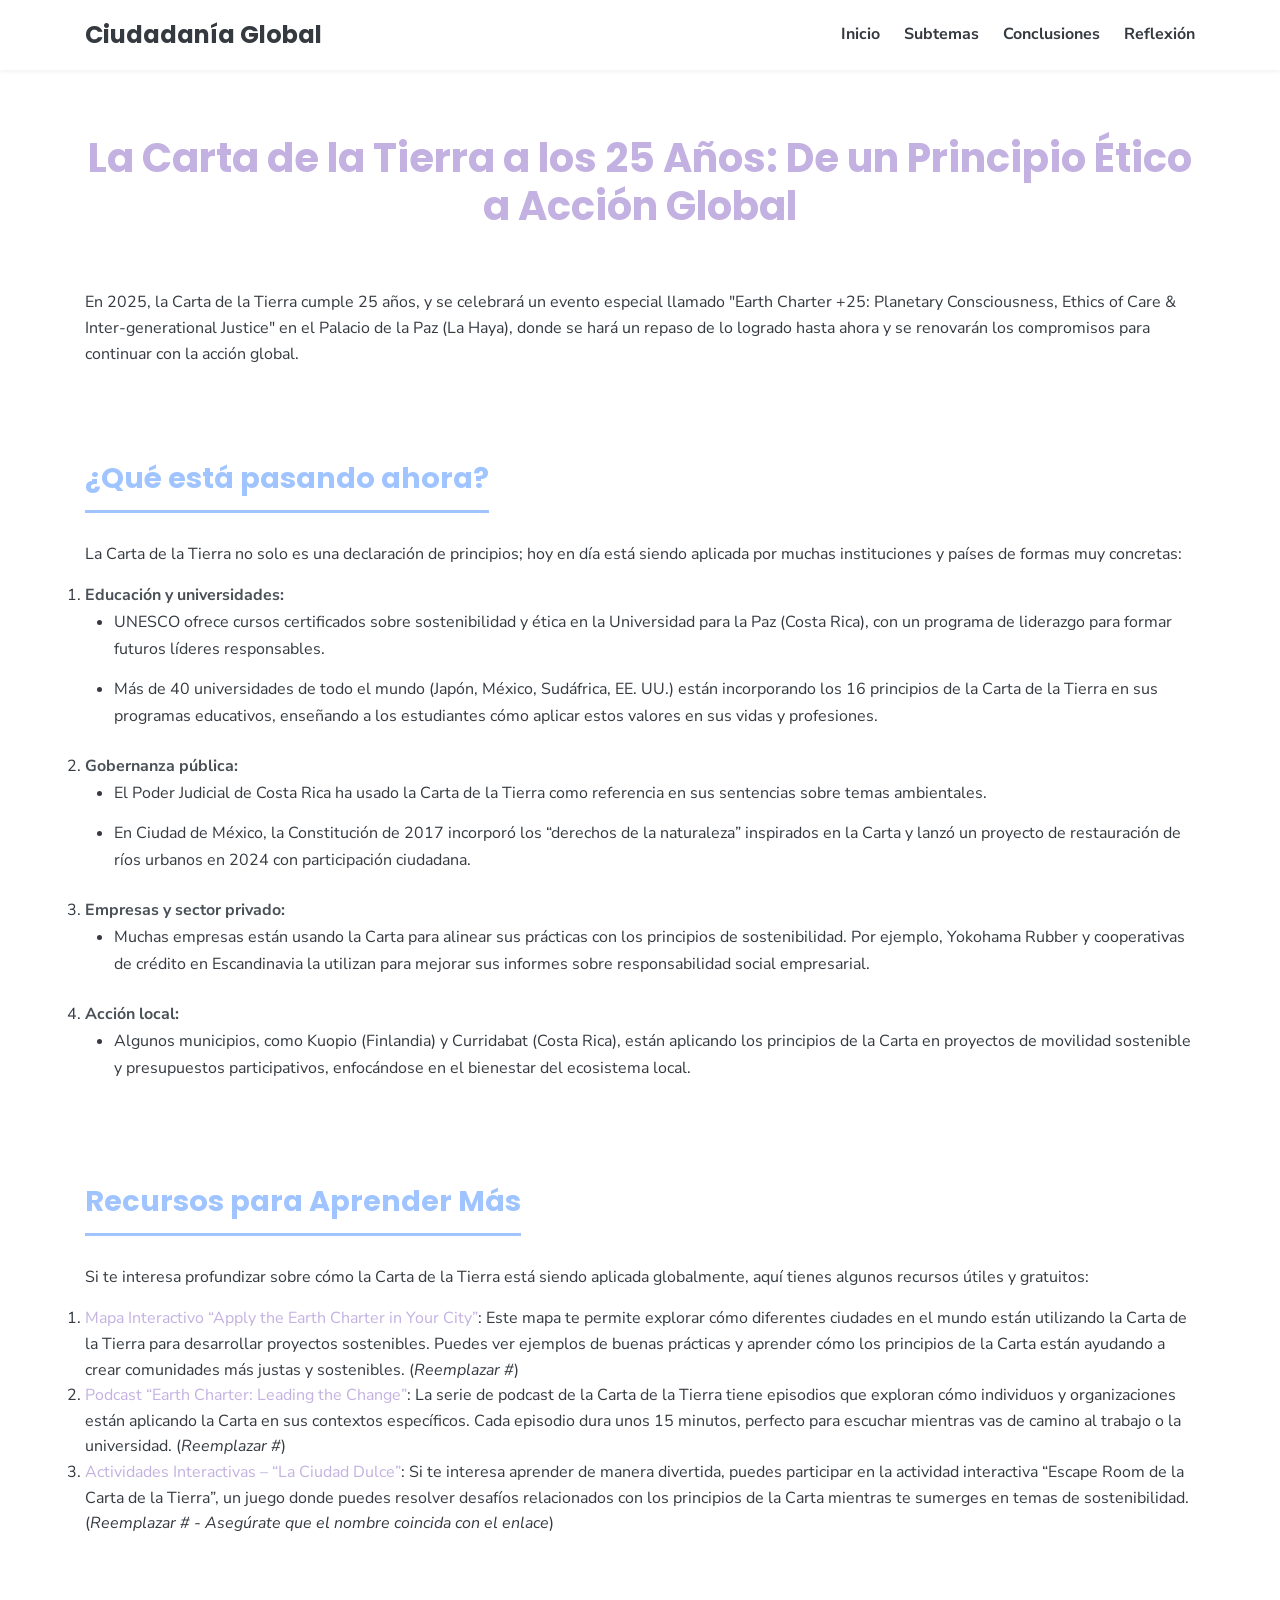
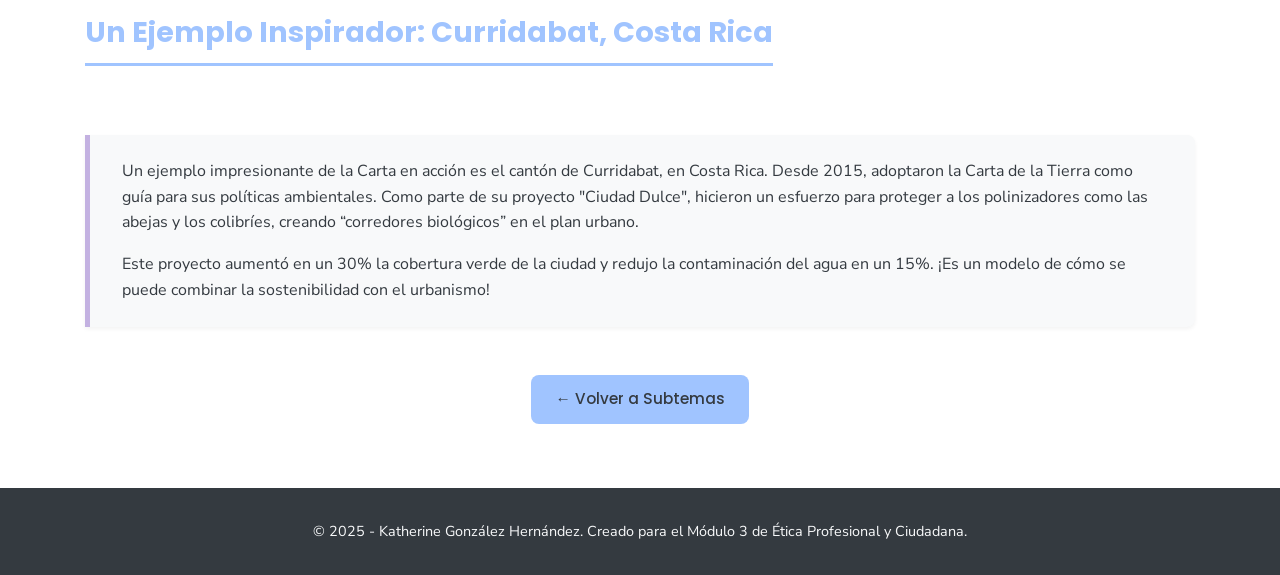
<file: subtema-carta.html>
<!DOCTYPE html>
<html lang="es">
<head>
    <meta charset="UTF-8">
    <meta name="viewport" content="width=device-width, initial-scale=1.0">
    <!-- Título específico de la página -->
    <title>Carta de la Tierra a los 25: Ética a Acción - Ciudadanía Global</title>

    <!-- Google Fonts (Las mismas) -->
    <link rel="preconnect" href="https://fonts.googleapis.com">
    <link rel="preconnect" href="https://fonts.gstatic.com" crossorigin>
    <link href="https://fonts.googleapis.com/css2?family=Nunito+Sans:wght@400;700&family=Poppins:wght@500;700&display=swap" rel="stylesheet">

    <!-- Enlace al MISMO CSS -->
    <link rel="stylesheet" href="style.css">
</head>
<body>

    <!-- Barra de Navegación (MISMA ESTRUCTURA) -->
    <header class="site-header">
        <div class="container header-container">
            <div class="site-title">Ciudadanía Global</div>
            <nav class="main-navigation">
                <ul>
                    <li><a href="index.html#hero">Inicio</a></li>
                    <li><a href="index.html#subtemas">Subtemas</a></li>
                    <li><a href="conclusiones.html">Conclusiones</a></li> <!-- Página futura -->
                    <li><a href="reflexion.html">Reflexión</a></li>   <!-- Página futura -->
                </ul>
            </nav>
        </div>
    </header>

    <main>
        <!-- Sección de Contenido del Subtema -->
        <section class="subtopic-content">
            <div class="container">
                <article>
                    <!-- Título Principal del Subtema -->
                    <h1>La Carta de la Tierra a los 25 Años: De un Principio Ético a Acción Global</h1>

                    <!-- Párrafo Introductorio -->
                    <p>En 2025, la Carta de la Tierra cumple 25 años, y se celebrará un evento especial llamado "Earth Charter +25: Planetary Consciousness, Ethics of Care & Inter-generational Justice" en el Palacio de la Paz (La Haya), donde se hará un repaso de lo logrado hasta ahora y se renovarán los compromisos para continuar con la acción global.</p>

                    <!-- Opcional: Puedes añadir una imagen relevante aquí si lo deseas -->
                    <!-- <img src="images/carta-tierra-logo.jpg" alt="Logo de la Carta de la Tierra" class="subtopic-main-image"> -->

                    <!-- Subtítulo: ¿Qué está pasando ahora? -->
                    <h2>¿Qué está pasando ahora?</h2>
                    <p>La Carta de la Tierra no solo es una declaración de principios; hoy en día está siendo aplicada por muchas instituciones y países de formas muy concretas:</p>

                    <!-- Lista Ordenada de Aplicaciones -->
                    <ol>
                        <li>
                            <strong>Educación y universidades:</strong>
                            <ul>
                                <li>UNESCO ofrece cursos certificados sobre sostenibilidad y ética en la Universidad para la Paz (Costa Rica), con un programa de liderazgo para formar futuros líderes responsables.</li>
                                <li>Más de 40 universidades de todo el mundo (Japón, México, Sudáfrica, EE. UU.) están incorporando los 16 principios de la Carta de la Tierra en sus programas educativos, enseñando a los estudiantes cómo aplicar estos valores en sus vidas y profesiones.</li>
                            </ul>
                        </li>
                        <li>
                            <strong>Gobernanza pública:</strong>
                            <ul>
                                <li>El Poder Judicial de Costa Rica ha usado la Carta de la Tierra como referencia en sus sentencias sobre temas ambientales.</li>
                                <li>En Ciudad de México, la Constitución de 2017 incorporó los “derechos de la naturaleza” inspirados en la Carta y lanzó un proyecto de restauración de ríos urbanos en 2024 con participación ciudadana.</li>
                            </ul>
                        </li>
                        <li>
                            <strong>Empresas y sector privado:</strong>
                            <ul>
                                <li>Muchas empresas están usando la Carta para alinear sus prácticas con los principios de sostenibilidad. Por ejemplo, Yokohama Rubber y cooperativas de crédito en Escandinavia la utilizan para mejorar sus informes sobre responsabilidad social empresarial.</li>
                             </ul>
                        </li>
                        <li>
                            <strong>Acción local:</strong>
                            <ul>
                                <li>Algunos municipios, como Kuopio (Finlandia) y Curridabat (Costa Rica), están aplicando los principios de la Carta en proyectos de movilidad sostenible y presupuestos participativos, enfocándose en el bienestar del ecosistema local.</li>
                            </ul>
                        </li>
                    </ol>

                    <!-- Subtítulo y Lista: Recursos -->
                    <h2>Recursos para Aprender Más</h2>
                    <p>Si te interesa profundizar sobre cómo la Carta de la Tierra está siendo aplicada globalmente, aquí tienes algunos recursos útiles y gratuitos:</p>
                    <ol>
                        <li><a href="#" target="_blank" rel="noopener noreferrer">Mapa Interactivo “Apply the Earth Charter in Your City”</a>: Este mapa te permite explorar cómo diferentes ciudades en el mundo están utilizando la Carta de la Tierra para desarrollar proyectos sostenibles. Puedes ver ejemplos de buenas prácticas y aprender cómo los principios de la Carta están ayudando a crear comunidades más justas y sostenibles. (<em>Reemplazar #</em>)</li>
                        <li><a href="#" target="_blank" rel="noopener noreferrer">Podcast “Earth Charter: Leading the Change”</a>: La serie de podcast de la Carta de la Tierra tiene episodios que exploran cómo individuos y organizaciones están aplicando la Carta en sus contextos específicos. Cada episodio dura unos 15 minutos, perfecto para escuchar mientras vas de camino al trabajo o la universidad. (<em>Reemplazar #</em>)</li>
                        <li><a href="#" target="_blank" rel="noopener noreferrer">Actividades Interactivas – “La Ciudad Dulce”</a>: Si te interesa aprender de manera divertida, puedes participar en la actividad interactiva “Escape Room de la Carta de la Tierra”, un juego donde puedes resolver desafíos relacionados con los principios de la Carta mientras te sumerges en temas de sostenibilidad. (<em>Reemplazar # - Asegúrate que el nombre coincida con el enlace</em>)</li>
                    </ol>

                    <!-- Subtítulo y Párrafo/Bloque: Ejemplo -->
                    <h2>Un Ejemplo Inspirador: Curridabat, Costa Rica</h2>
                    <div class="example-box">
                     
                        <p>Un ejemplo impresionante de la Carta en acción es el cantón de Curridabat, en Costa Rica. Desde 2015, adoptaron la Carta de la Tierra como guía para sus políticas ambientales. Como parte de su proyecto "Ciudad Dulce", hicieron un esfuerzo para proteger a los polinizadores como las abejas y los colibríes, creando “corredores biológicos” en el plan urbano.</p>
                        <p>Este proyecto aumentó en un 30% la cobertura verde de la ciudad y redujo la contaminación del agua en un 15%. ¡Es un modelo de cómo se puede combinar la sostenibilidad con el urbanismo!</p>
                    </div>

                </article>

                <!-- Enlace para Volver a la Página Principal (Sección Subtemas) -->
                <div class="back-link">
                    <a href="index.html#subtemas" class="button button-secondary">← Volver a Subtemas</a>
                </div>

            </div> <!-- Fin .container -->
        </section> <!-- Fin .subtopic-content -->
    </main>

    <!-- Pie de Página (MISMA ESTRUCTURA) -->
    <footer class="site-footer">
        <div class="container">
            <p>© 2025 - Katherine González Hernández. Creado para el Módulo 3 de Ética Profesional y Ciudadana.</p>
        </div>
    </footer>

    <!-- Enlace al JavaScript (MISMO ARCHIVO) -->
    <script src="script.js"></script>

</body>
</html>
</file>
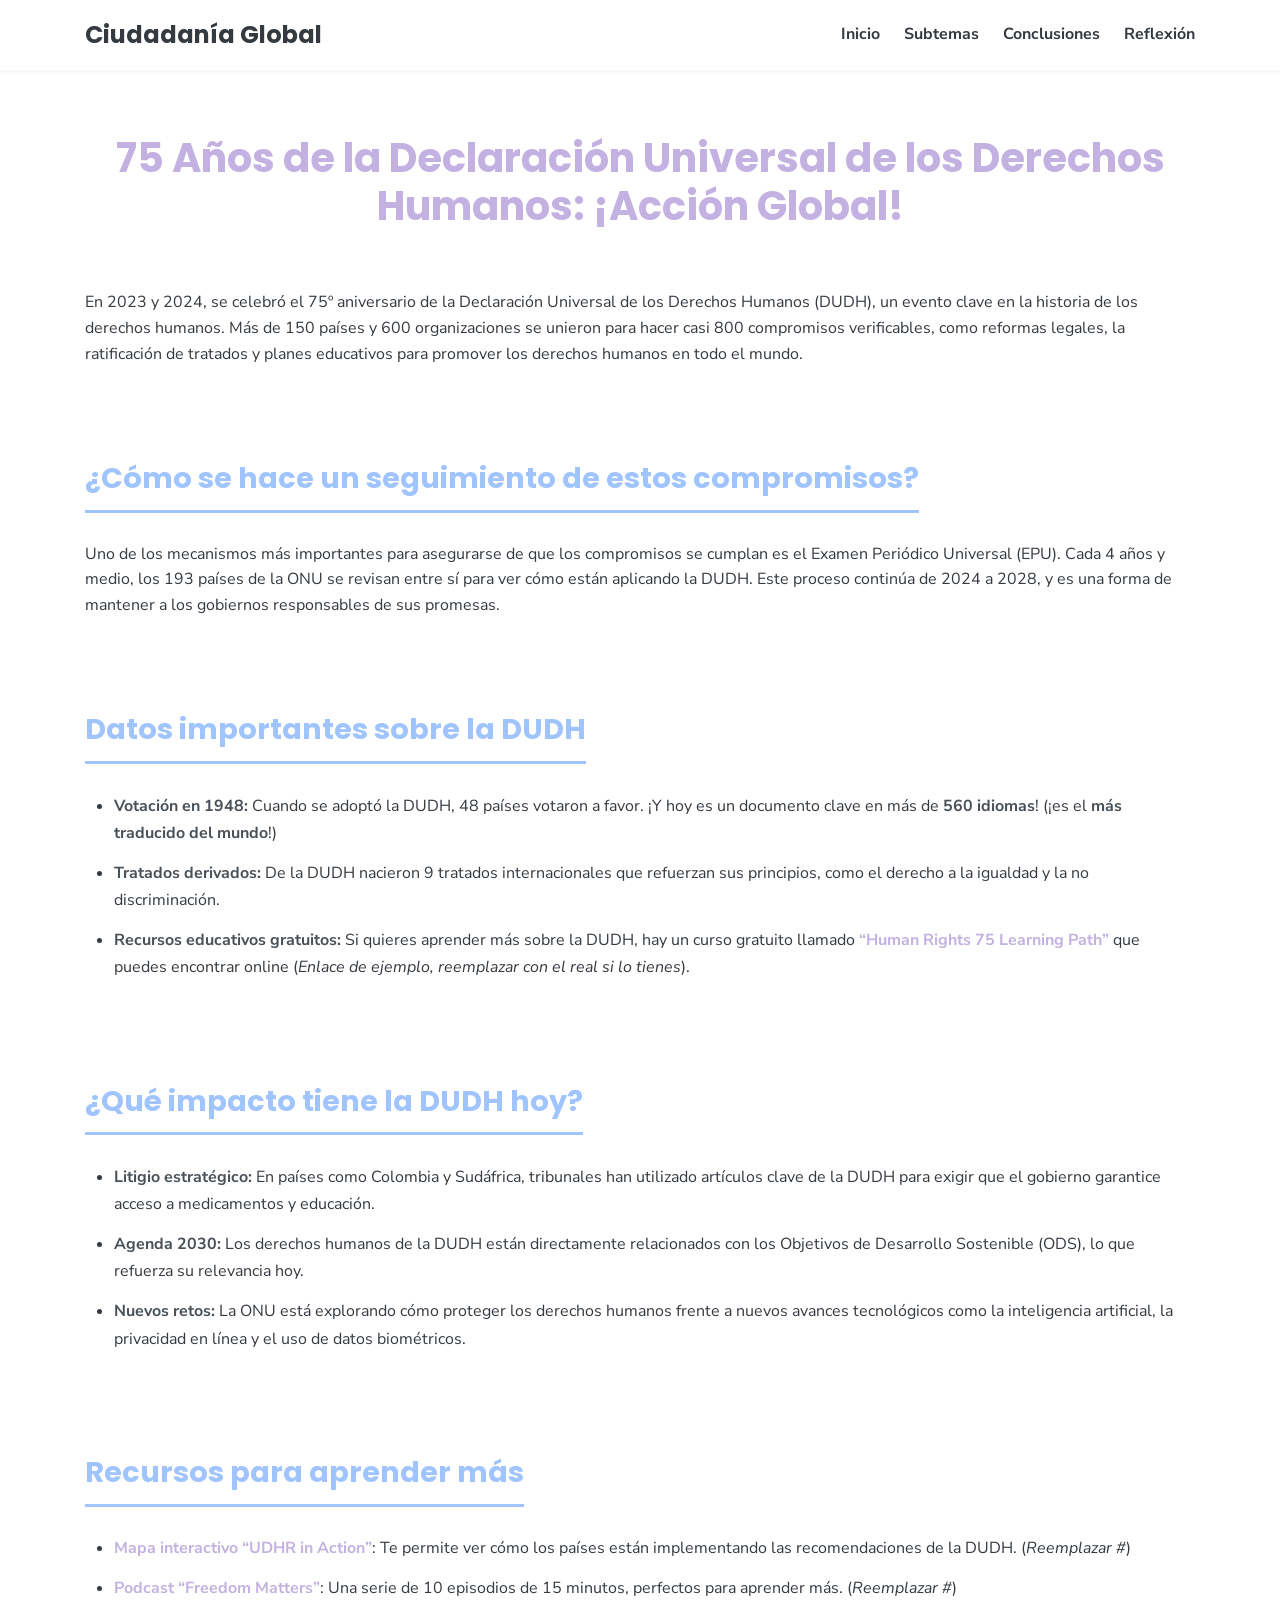
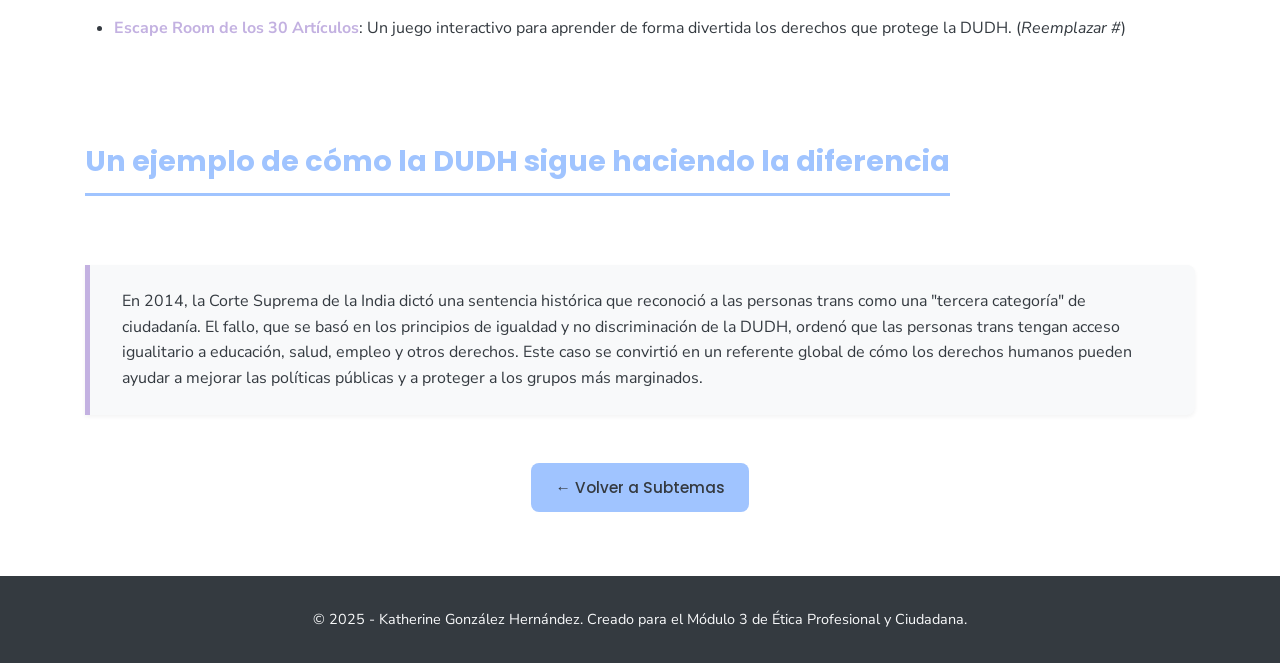
<file: subtema-dudh.html>
<!DOCTYPE html>
<html lang="es">
<head>
    <meta charset="UTF-8">
    <meta name="viewport" content="width=device-width, initial-scale=1.0">
    <!-- Título específico de la página -->
    <title>75 Años DUDH: ¡Acción Global! - Ciudadanía Global</title>

    <!-- Google Fonts (Las mismas que en index.html) -->
    <link rel="preconnect" href="https://fonts.googleapis.com">
    <link rel="preconnect" href="https://fonts.gstatic.com" crossorigin>
    <link href="https://fonts.googleapis.com/css2?family=Nunito+Sans:wght@400;700&family=Poppins:wght@500;700&display=swap" rel="stylesheet">

    <!-- Enlace al MISMO CSS -->
    <link rel="stylesheet" href="style.css">
</head>
<body>

    <!-- Barra de Navegación (EXACTAMENTE LA MISMA QUE EN index.html) -->
    <header class="site-header">
        <div class="container header-container">
            <div class="site-title">Ciudadanía Global</div>
            <nav class="main-navigation">
                <ul>
                     <!-- Enlace a Inicio ahora apunta a index.html -->
                    <li><a href="index.html#hero">Inicio</a></li>
                    <li><a href="index.html#subtemas">Subtemas</a></li>
                    <li><a href="conclusiones.html">Conclusiones</a></li> <!-- Página futura -->
                    <li><a href="reflexion.html">Reflexión</a></li>   <!-- Página futura -->
                </ul>
            </nav>
        </div>
    </header>

    <main>
        <!-- Sección de Contenido del Subtema -->
        <section class="subtopic-content">
            <div class="container">
                <article> <!-- Usamos <article> para contenido autocontenido -->
                    <!-- Título Principal del Subtema -->
                    <h1>75 Años de la Declaración Universal de los Derechos Humanos: ¡Acción Global!</h1>

                    <!-- Párrafo Introductorio -->
                    <p>En 2023 y 2024, se celebró el 75º aniversario de la Declaración Universal de los Derechos Humanos (DUDH), un evento clave en la historia de los derechos humanos. Más de 150 países y 600 organizaciones se unieron para hacer casi 800 compromisos verificables, como reformas legales, la ratificación de tratados y planes educativos para promover los derechos humanos en todo el mundo.</p>

                    <!-- Subtítulo y Párrafo: Seguimiento -->
                    <h2>¿Cómo se hace un seguimiento de estos compromisos?</h2>
                    <p>Uno de los mecanismos más importantes para asegurarse de que los compromisos se cumplan es el Examen Periódico Universal (EPU). Cada 4 años y medio, los 193 países de la ONU se revisan entre sí para ver cómo están aplicando la DUDH. Este proceso continúa de 2024 a 2028, y es una forma de mantener a los gobiernos responsables de sus promesas.</p>

                    <!-- Subtítulo y Lista: Datos Importantes -->
                    <h2>Datos importantes sobre la DUDH</h2>
                    <ul>
                        <li><strong>Votación en 1948:</strong> Cuando se adoptó la DUDH, 48 países votaron a favor. ¡Y hoy es un documento clave en más de <strong>560 idiomas</strong>! (¡es el <strong>más traducido del mundo</strong>!)</li>
                        <li><strong>Tratados derivados:</strong> De la DUDH nacieron 9 tratados internacionales que refuerzan sus principios, como el derecho a la igualdad y la no discriminación.</li>
                        <li><strong>Recursos educativos gratuitos:</strong> Si quieres aprender más sobre la DUDH, hay un curso gratuito llamado <a href="#" target="_blank" rel="noopener noreferrer">“Human Rights 75 Learning Path”</a> que puedes encontrar online (<em>Enlace de ejemplo, reemplazar con el real si lo tienes</em>).</li>
                    </ul>

                    <!-- Subtítulo y Lista: Impacto Hoy -->
                    <h2>¿Qué impacto tiene la DUDH hoy?</h2>
                    <ul>
                        <li><strong>Litigio estratégico:</strong> En países como Colombia y Sudáfrica, tribunales han utilizado artículos clave de la DUDH para exigir que el gobierno garantice acceso a medicamentos y educación.</li>
                        <li><strong>Agenda 2030:</strong> Los derechos humanos de la DUDH están directamente relacionados con los Objetivos de Desarrollo Sostenible (ODS), lo que refuerza su relevancia hoy.</li>
                        <li><strong>Nuevos retos:</strong> La ONU está explorando cómo proteger los derechos humanos frente a nuevos avances tecnológicos como la inteligencia artificial, la privacidad en línea y el uso de datos biométricos.</li>
                    </ul>

                    <!-- Subtítulo y Lista: Recursos -->
                    <h2>Recursos para aprender más</h2>
                    <ul>
                        <li><a href="#" target="_blank" rel="noopener noreferrer">Mapa interactivo “UDHR in Action”</a>: Te permite ver cómo los países están implementando las recomendaciones de la DUDH. (<em>Reemplazar #</em>)</li>
                        <li><a href="#" target="_blank" rel="noopener noreferrer">Podcast “Freedom Matters”</a>: Una serie de 10 episodios de 15 minutos, perfectos para aprender más. (<em>Reemplazar #</em>)</li>
                        <li><a href="#" target="_blank" rel="noopener noreferrer">Escape Room de los 30 Artículos</a>: Un juego interactivo para aprender de forma divertida los derechos que protege la DUDH. (<em>Reemplazar #</em>)</li>
                    </ul>

                    <!-- Subtítulo y Párrafo/Bloque: Ejemplo -->
                    <h2>Un ejemplo de cómo la DUDH sigue haciendo la diferencia</h2>
                    <div class="example-box">
                        <p>En 2014, la Corte Suprema de la India dictó una sentencia histórica que reconoció a las personas trans como una "tercera categoría" de ciudadanía. El fallo, que se basó en los principios de igualdad y no discriminación de la DUDH, ordenó que las personas trans tengan acceso igualitario a educación, salud, empleo y otros derechos. Este caso se convirtió en un referente global de cómo los derechos humanos pueden ayudar a mejorar las políticas públicas y a proteger a los grupos más marginados.</p>
                    </div>

                </article>

                <!-- Enlace para Volver a la Página Principal (Sección Subtemas) -->
                <div class="back-link">
                    <a href="index.html#subtemas" class="button button-secondary">← Volver a Subtemas</a>
                </div>

            </div> <!-- Fin .container -->
        </section> <!-- Fin .subtopic-content -->
    </main>

    <!-- Pie de Página (EXACTAMENTE EL MISMO QUE EN index.html) -->
    <footer class="site-footer">
        <div class="container">
            <p>© 2025 - Katherine González Hernández. Creado para el Módulo 3 de Ética Profesional y Ciudadana.</p>
        </div>
    </footer>

    <!-- Enlace al JavaScript (Opcional aquí, pero mantenlo por consistencia) -->
    <script src="script.js"></script>

</body>
</html>
</file>
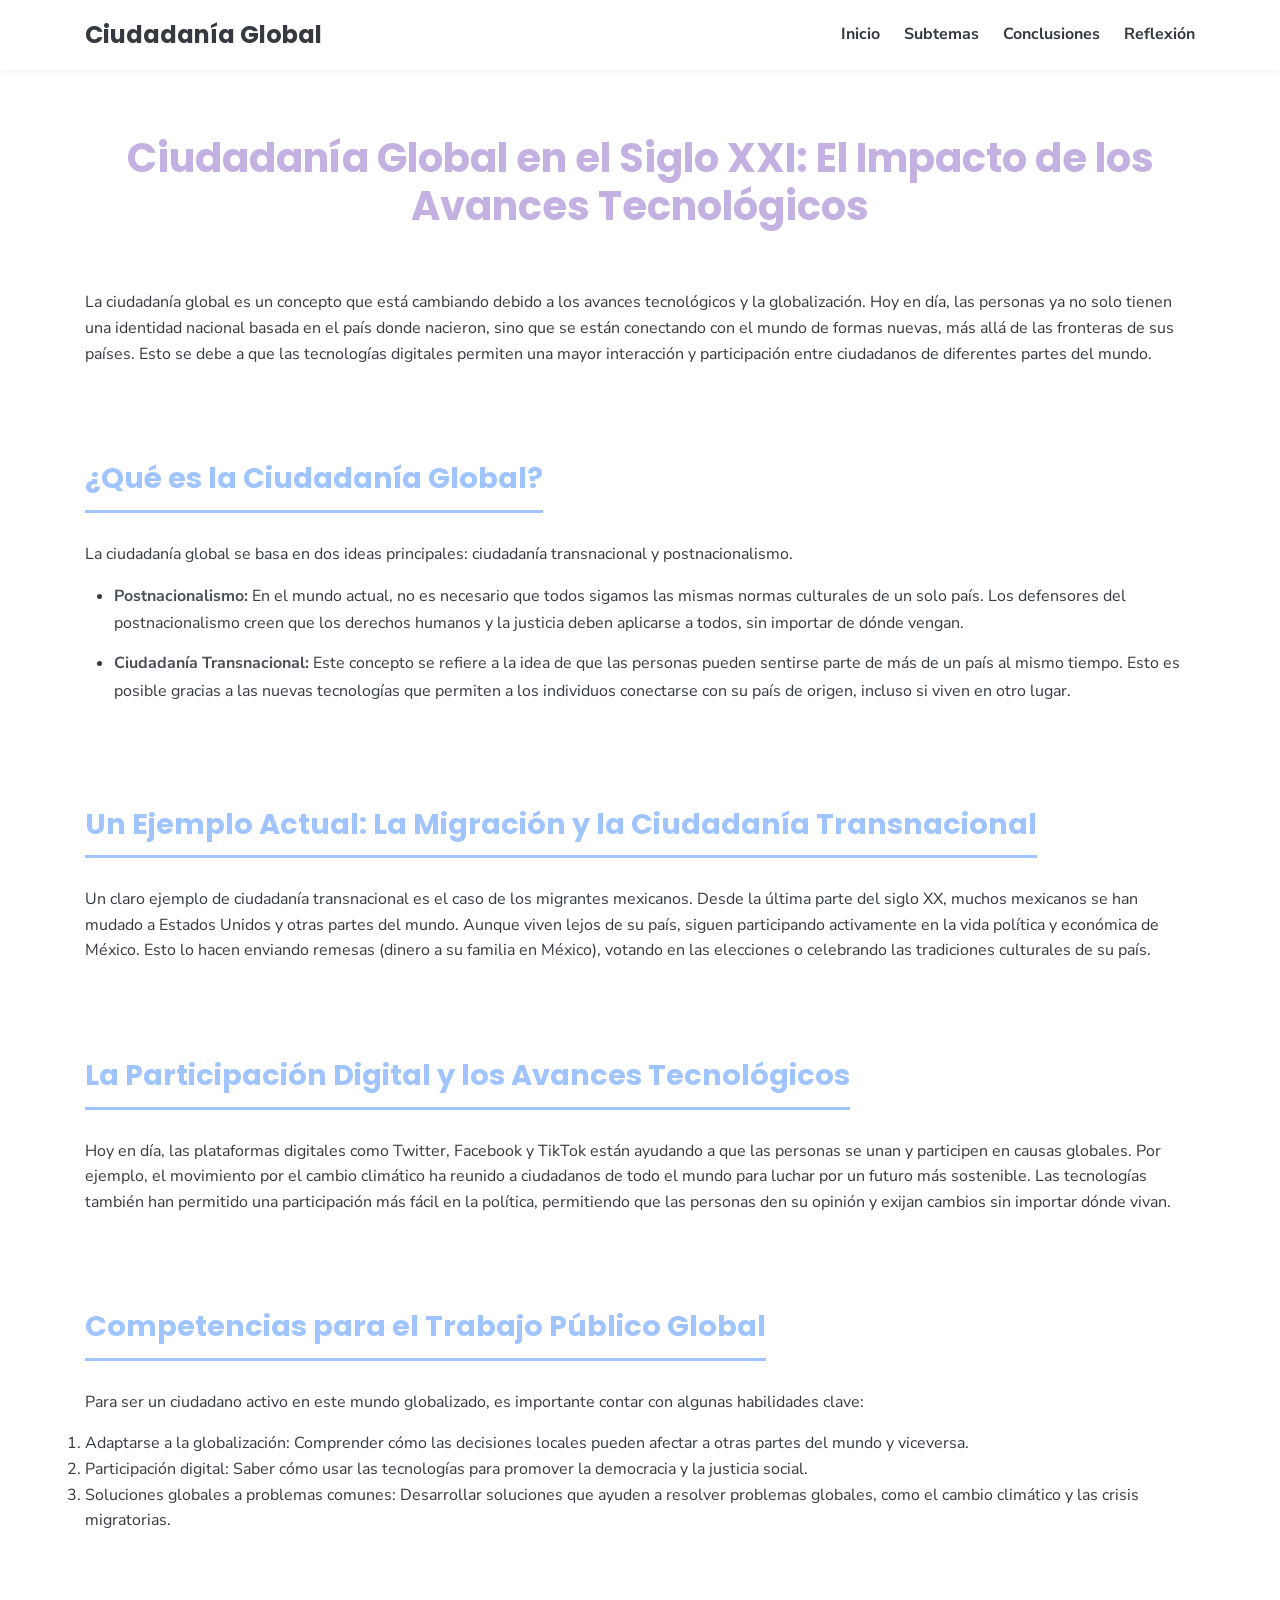
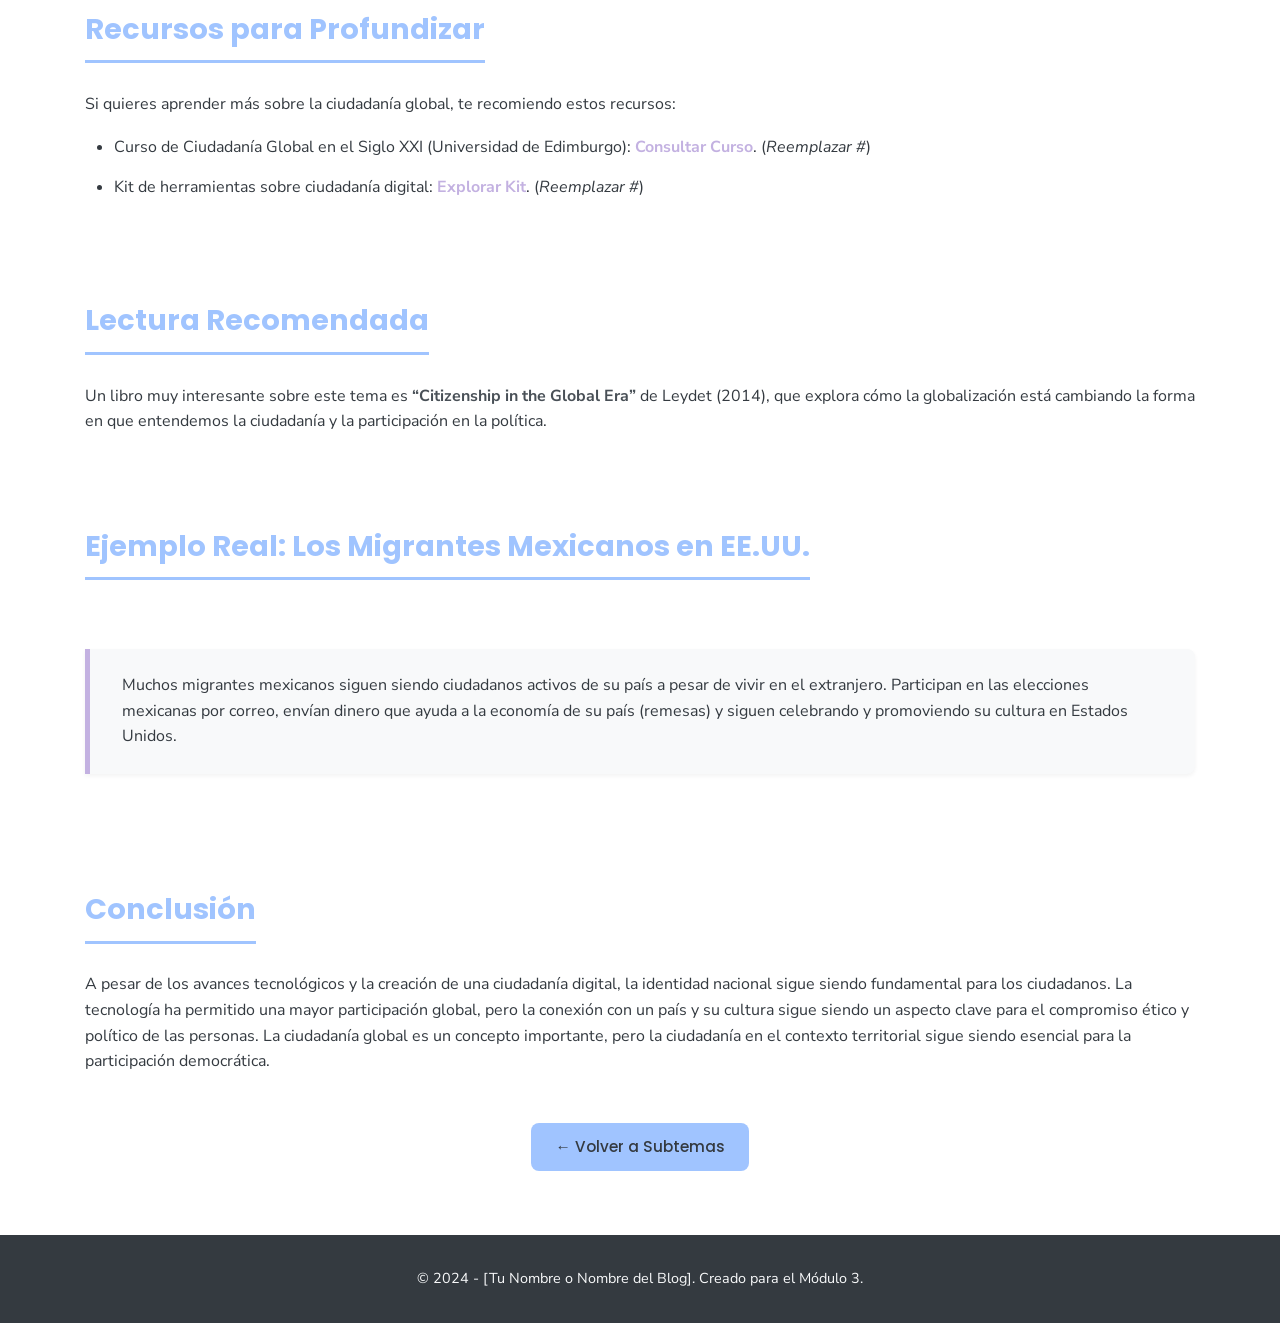
<file: subtema-tecnologia.html>
<!DOCTYPE html>
<html lang="es">
<head>
    <meta charset="UTF-8">
    <meta name="viewport" content="width=device-width, initial-scale=1.0">
    <!-- Título específico de la página -->
    <title>Ciudadanía Global y Avances Tecnológicos - Ciudadanía Global</title>

    <!-- Google Fonts (Las mismas) -->
    <link rel="preconnect" href="https://fonts.googleapis.com">
    <link rel="preconnect" href="https://fonts.gstatic.com" crossorigin>
    <link href="https://fonts.googleapis.com/css2?family=Nunito+Sans:wght@400;700&family=Poppins:wght@500;700&display=swap" rel="stylesheet">

    <!-- Enlace al MISMO CSS -->
    <link rel="stylesheet" href="style.css">
</head>
<body>

    <!-- Barra de Navegación (MISMA ESTRUCTURA) -->
    <header class="site-header">
        <div class="container header-container">
            <div class="site-title">Ciudadanía Global</div>
            <nav class="main-navigation">
                <ul>
                    <li><a href="index.html#hero">Inicio</a></li>
                    <li><a href="index.html#subtemas">Subtemas</a></li>
                    <li><a href="conclusiones.html">Conclusiones</a></li> <!-- Página futura -->
                    <li><a href="reflexion.html">Reflexión</a></li>   <!-- Página futura -->
                </ul>
            </nav>
        </div>
    </header>

    <main>
        <!-- Sección de Contenido del Subtema -->
        <section class="subtopic-content">
            <div class="container">
                <article>
                    <!-- Título Principal del Subtema -->
                    <h1>Ciudadanía Global en el Siglo XXI: El Impacto de los Avances Tecnológicos</h1>

                    <!-- Párrafo Introductorio -->
                    <p>La ciudadanía global es un concepto que está cambiando debido a los avances tecnológicos y la globalización. Hoy en día, las personas ya no solo tienen una identidad nacional basada en el país donde nacieron, sino que se están conectando con el mundo de formas nuevas, más allá de las fronteras de sus países. Esto se debe a que las tecnologías digitales permiten una mayor interacción y participación entre ciudadanos de diferentes partes del mundo.</p>

                    <!-- Opcional: Imagen sobre ciudadanía global / tecnología -->
                    <!-- <img src="images/global-citizenship-tech.jpg" alt="Red global conectando personas diversas a través de dispositivos" class="subtopic-main-image"> -->

                    <!-- Subtítulo: ¿Qué es la Ciudadanía Global? -->
                    <h2>¿Qué es la Ciudadanía Global?</h2>
                    <p>La ciudadanía global se basa en dos ideas principales: ciudadanía transnacional y postnacionalismo.</p>
                    <ul>
                        <li><strong>Postnacionalismo:</strong> En el mundo actual, no es necesario que todos sigamos las mismas normas culturales de un solo país. Los defensores del postnacionalismo creen que los derechos humanos y la justicia deben aplicarse a todos, sin importar de dónde vengan.</li>
                        <li><strong>Ciudadanía Transnacional:</strong> Este concepto se refiere a la idea de que las personas pueden sentirse parte de más de un país al mismo tiempo. Esto es posible gracias a las nuevas tecnologías que permiten a los individuos conectarse con su país de origen, incluso si viven en otro lugar.</li>
                    </ul>

                    <!-- Subtítulo: Ejemplo Actual -->
                    <h2>Un Ejemplo Actual: La Migración y la Ciudadanía Transnacional</h2>
                    <p>Un claro ejemplo de ciudadanía transnacional es el caso de los migrantes mexicanos. Desde la última parte del siglo XX, muchos mexicanos se han mudado a Estados Unidos y otras partes del mundo. Aunque viven lejos de su país, siguen participando activamente en la vida política y económica de México. Esto lo hacen enviando remesas (dinero a su familia en México), votando en las elecciones o celebrando las tradiciones culturales de su país.</p>
                    <!-- Opcional: Imagen de ejemplo migrantes -->
                    <!-- <img src="images/mexican-migrants-voting.jpg" alt="Migrante mexicano votando desde el extranjero" class="example-image"> -->

                    <!-- Subtítulo: Participación Digital -->
                    <h2>La Participación Digital y los Avances Tecnológicos</h2>
                    <p>Hoy en día, las plataformas digitales como Twitter, Facebook y TikTok están ayudando a que las personas se unan y participen en causas globales. Por ejemplo, el movimiento por el cambio climático ha reunido a ciudadanos de todo el mundo para luchar por un futuro más sostenible. Las tecnologías también han permitido una participación más fácil en la política, permitiendo que las personas den su opinión y exijan cambios sin importar dónde vivan.</p>

                    <!-- Subtítulo: Competencias -->
                    <h2>Competencias para el Trabajo Público Global</h2>
                    <p>Para ser un ciudadano activo en este mundo globalizado, es importante contar con algunas habilidades clave:</p>
                    <ol>
                        <li>Adaptarse a la globalización: Comprender cómo las decisiones locales pueden afectar a otras partes del mundo y viceversa.</li>
                        <li>Participación digital: Saber cómo usar las tecnologías para promover la democracia y la justicia social.</li>
                        <li>Soluciones globales a problemas comunes: Desarrollar soluciones que ayuden a resolver problemas globales, como el cambio climático y las crisis migratorias.</li>
                    </ol>

                    <!-- Subtítulo: Recursos -->
                    <h2>Recursos para Profundizar</h2>
                    <p>Si quieres aprender más sobre la ciudadanía global, te recomiendo estos recursos:</p>
                    <ul>
                        <li>Curso de Ciudadanía Global en el Siglo XXI (Universidad de Edimburgo): <a href="#" target="_blank" rel="noopener noreferrer">Consultar Curso</a>. (<em>Reemplazar #</em>)</li>
                        <li>Kit de herramientas sobre ciudadanía digital: <a href="#" target="_blank" rel="noopener noreferrer">Explorar Kit</a>. (<em>Reemplazar #</em>)</li>
                    </ul>

                    <!-- Subtítulo: Lectura Recomendada -->
                    <h2>Lectura Recomendada</h2>
                    <p>Un libro muy interesante sobre este tema es <strong>“Citizenship in the Global Era”</strong> de Leydet (2014), que explora cómo la globalización está cambiando la forma en que entendemos la ciudadanía y la participación en la política.</p>

                    <!-- Subtítulo y Caja de Ejemplo -->
                    <h2>Ejemplo Real: Los Migrantes Mexicanos en EE.UU.</h2>
                    <div class="example-box">
                        <p>Muchos migrantes mexicanos siguen siendo ciudadanos activos de su país a pesar de vivir en el extranjero. Participan en las elecciones mexicanas por correo, envían dinero que ayuda a la economía de su país (remesas) y siguen celebrando y promoviendo su cultura en Estados Unidos.</p>
                         <!-- Opcional: Puedes poner la misma imagen de migrantes aquí o una diferente -->
                        <!-- <img src="images/mexican-culture-usa.jpg" alt="Celebración cultural mexicana en Estados Unidos" class="example-image"> -->
                    </div>


                    <!-- Subtítulo: Conclusión -->
                    <h2>Conclusión</h2>
                    <p>A pesar de los avances tecnológicos y la creación de una ciudadanía digital, la identidad nacional sigue siendo fundamental para los ciudadanos. La tecnología ha permitido una mayor participación global, pero la conexión con un país y su cultura sigue siendo un aspecto clave para el compromiso ético y político de las personas. La ciudadanía global es un concepto importante, pero la ciudadanía en el contexto territorial sigue siendo esencial para la participación democrática.</p>

                </article>

                <!-- Enlace para Volver a la Página Principal (Sección Subtemas) -->
                <div class="back-link">
                    <a href="index.html#subtemas" class="button button-secondary">← Volver a Subtemas</a>
                </div>

            </div> <!-- Fin .container -->
        </section> <!-- Fin .subtopic-content -->
    </main>

    <!-- Pie de Página (MISMA ESTRUCTURA) -->
    <footer class="site-footer">
        <div class="container">
            <p>© 2024 - [Tu Nombre o Nombre del Blog]. Creado para el Módulo 3.</p>
        </div>
    </footer>

    <!-- Enlace al JavaScript (MISMO ARCHIVO) -->
    <script src="script.js"></script>

</body>
</html>
</file>
<file: style.css>
/* --- Reseteo BÃ¡sico y Variables --- */
/* --- Reseteo Básico y Variables --- */
* {
    margin: 0;
    padding: 0;
    box-sizing: border-box;
}

:root { /* <--- Inicio del bloque */
    --color-bg-light: #F8F9FA; /* <-- Punto y coma ; */
    --color-white: #FFFFFF; /* <-- Punto y coma ; */
    --color-text: #343A40; /* Gris oscuro para texto */ /* <-- Punto y coma ; */
    --color-accent1: #A0C4FF; /* Azul Pastel */ /* <-- Punto y coma ; */
    --color-accent2: #C3B1E1; /* Morado Pastel */ /* <-- Punto y coma ; */
    --color-border: #DEE2E6; /* Gris claro para bordes sutiles */ /* <-- Punto y coma ; */

    /* Línea en blanco - No hay problema */

    --font-heading: 'Poppins', sans-serif; /* <-- Punto y coma ; */
    --font-body: 'Nunito Sans', sans-serif; /* <-- Punto y coma ; */

    /* Línea en blanco - No hay problema */

    --shadow-sm: 0 2px 4px rgba(0, 0, 0, 0.05); /* <-- Punto y coma ; */
    --shadow-md: 0 4px 8px rgba(0, 0, 0, 0.1); /* <-- Punto y coma ; */
    --border-radius: 8px; /* <-- Punto y coma ; */

} /* <--- Fin del bloque :root */

/* Línea en blanco - No hay problema */

html {
    scroll-behavior: smooth; /* <-- Punto y coma ; */
}
/* ... resto del CSS ... */

body {
    font-family: var(--font-body);
    font-size: 16px; /* Base font size */
    line-height: 1.6;
    color: var(--color-text);
    background-color: var(--color-bg-light);
}

/* --- Contenedor General --- */
.container {
    width: 90%;
    max-width: 1140px; /* Ancho mÃ¡ximo del contenido */
    margin-left: auto;
    margin-right: auto;
    padding-left: 15px;
    padding-right: 15px;
}

/* --- Tipografa --- */
h1, h2, h3, h4, h5, h6 {
    font-family: var(--font-heading);
    font-weight: 700; /* Poppins Bold */
    margin-bottom: 0.75em;
    color: #212529; /* Un poco mÃ¡s oscuro para encabezados */
}

h1 { font-size: 2.8rem; line-height: 1.2; }
h2 { font-size: 2rem; margin-top: 2em; } /* Espacio antes de secciones */
h3 { font-size: 1.4rem; font-weight: 500; /* Poppins Medium */ } /* TÃ­tulos de tarjeta */

p {
    margin-bottom: 1em;
}

a {
    color: var(--color-accent2); /* Morado pastel para enlaces */
    text-decoration: none;
    transition: color 0.3s ease;
}

a:hover {
    color: var(--color-accent1); /* Azul pastel al pasar el ratÃ³n */
}

/* --- Barra de NavegaciÃ³n (Header) --- */
.site-header {
    background-color: var(--color-white);
    padding: 1rem 0;
    box-shadow: var(--shadow-sm);
    position: sticky; /* Para que se quede fija (opcional) */
    top: 0;
    z-index: 100;
}

.header-container {
    display: flex;
    justify-content: space-between;
    align-items: center;
}

.site-title {
    font-family: var(--font-heading);
    font-size: 1.5rem;
    font-weight: 700;
    color: var(--color-text);
}

.main-navigation ul {
    list-style: none;
    display: flex;
    gap: 1.5rem; /* Espacio entre elementos del menÃº */
}

.main-navigation a {
    font-weight: 700; /* Nunito Bold */
    color: var(--color-text);
    padding-bottom: 5px;
    border-bottom: 2px solid transparent; /* Para efecto hover */
    transition: border-color 0.3s ease, color 0.3s ease;
}

.main-navigation a:hover {
    color: var(--color-accent2);
    border-bottom-color: var(--color-accent2);
}


/* --- SecciÃ³n Hero --- */
.hero {
    background: linear-gradient(135deg, var(--color-accent1), var(--color-accent2)); /* Degradado pastel */
    color: var(--color-white);
    padding: 6rem 0; /* MÃ¡s espacio vertical */
    text-align: center;
}

.hero h1 {
    color: var(--color-white);
    font-size: 3rem;
    margin-bottom: 0.5em;
    text-shadow: 1px 1px 3px rgba(0,0,0,0.2); /* Sombra sutil para legibilidad */
}

.hero p {
    font-size: 1.1rem;
    max-width: 700px; /* Limita ancho del pÃ¡rrafo */
    margin-left: auto;
    margin-right: auto;
    margin-bottom: 1.5em;
    opacity: 0.9;
}

/* --- Botones --- */
.button {
    display: inline-block;
    padding: 0.8em 1.6em;
    border: none;
    border-radius: var(--border-radius);
    font-family: var(--font-heading);
    font-weight: 500;
    text-decoration: none;
    cursor: pointer;
    transition: background-color 0.3s ease, transform 0.2s ease;
    font-size: 0.95rem;
}

.button:hover {
    transform: translateY(-2px); /* PequeÃ±o efecto al pasar el ratÃ³n */
}

.button-primary {
    background-color: var(--color-white); /* BotÃ³n blanco en Hero */
    color: var(--color-accent2); /* Texto morado */
    box-shadow: var(--shadow-sm);
}
.button-primary:hover {
    background-color: #f0eaff; /* Un blanco ligeramente morado */
}

.button-secondary {
    background-color: var(--color-accent1); /* Azul pastel */
    color: var(--color-text); /* Texto oscuro para contraste */
    margin-top: auto; /* Para empujar al fondo en la card flex */
}
.button-secondary:hover {
    background-color: #8ab5ff; /* Azul un poco mÃ¡s oscuro */
}


/* --- SecciÃ³n Intro --- */
.intro {
    padding: 4rem 0;
    text-align: center;
}
.intro h2 {
    color: var(--color-accent1); /* TÃ­tulo de secciÃ³n en azul */
}
.intro p {
     max-width: 800px;
     margin-left: auto;
     margin-right: auto;
}

/* --- SecciÃ³n Subtemas --- */
.subtopics {
    padding: 4rem 0;
    background-color: var(--color-white); /* Fondo blanco para esta secciÃ³n */
}

.subtopics h2 {
    text-align: center;
    color: var(--color-accent2); /* TÃ­tulo de secciÃ³n en morado */
    margin-bottom: 2.5em;
}

.subtopics-grid {
    display: grid;
    /* Columnas flexibles: mÃ­nimo 280px, mÃ¡ximo 1 fracciÃ³n del espacio */
    grid-template-columns: repeat(auto-fit, minmax(280px, 1fr));
    gap: 2rem; /* Espacio entre tarjetas */
}

.topic-card {
    background-color: var(--color-bg-light); /* Fondo gris muy claro para tarjetas */
    border: 1px solid var(--color-border);
    border-radius: var(--border-radius);
    padding: 2rem;
    box-shadow: var(--shadow-sm);
    transition: transform 0.3s ease, box-shadow 0.3s ease;
    display: flex;
    flex-direction: column; /* Para alinear el botÃ³n abajo */
    min-height: 300px; /* Altura mÃ­nima para consistencia */
}

.topic-card:hover {
    transform: translateY(-5px);
    box-shadow: var(--shadow-md);
}

.topic-card h3 {
    color: var(--color-accent1); /* TÃ­tulos de tarjeta en azul */
    margin-bottom: 0.5em;
}

.topic-card p {
    flex-grow: 1; /* Hace que el pÃ¡rrafo ocupe el espacio disponible */
    margin-bottom: 1.5em;
}

/* Placeholder para Iconos (Puedes usar SVGs, FontAwesome o background-images) */
.card-icon {
    width: 50px;
    height: 50px;
    background-color: var(--color-accent2); /* Morado pastel */
    border-radius: 50%; /* CÃ­rculo */
    margin-bottom: 1em;
    /* Centrar contenido si usas ::before o SVG */
    display: flex;
    align-items: center;
    justify-content: center;
    color: white; /* Si pones un icono de fuente */
    font-size: 1.5rem;
}
/* Ejemplo simple de icono con ::before (requiere ajustes) */
/* .icon-dudh::before { content: 'âš–ï¸'; } */
/* .icon-carta::before { content: 'ðŸŒ³'; } */
/* ... etc ... */


/* --- SecciÃ³n Final CTA --- */
.final-cta {
    padding: 3rem 0;
    text-align: center;
    background-color: var(--color-accent1); /* Fondo azul pastel */
    color: var(--color-text);
}
.final-cta p {
    font-size: 1.1rem;
    font-weight: 500;
    margin-bottom: 0;
}

/* --- Pie de PÃ¡gina (Footer) --- */
.site-footer {
    background-color: var(--color-text); /* Fondo oscuro */
    color: var(--color-bg-light); /* Texto claro */
    padding: 2rem 0;
    text-align: center;
    font-size: 0.9rem;
}
.site-footer p {
    margin-bottom: 0;
}

/* --- Media Queries para Responsividad --- */
@media (max-width: 768px) {
    h1 { font-size: 2.2rem; }
    .hero h1 { font-size: 2.5rem; }
    h2 { font-size: 1.8rem; }

    .header-container {
        flex-direction: column; /* Apila logo y nav en mÃ³vil */
        gap: 0.5rem;
    }
    .main-navigation ul {
        justify-content: center; /* Centra el menÃº */
        gap: 1rem;
        flex-wrap: wrap; /* Permite que el menÃº se divida si no cabe */
    }
    .main-navigation a {
      font-size: 0.9rem;
    }

    .hero { padding: 4rem 0; }
    .subtopics-grid { gap: 1.5rem; }
    .topic-card { padding: 1.5rem; min-height: auto; } /* Ajusta padding y altura */
}

@media (max-width : 1054px ){
    h1 { font-size: 2rem; }
    .hero h1 { font-size: 2.2rem; }
    .hero p { font-size: 1rem; }
    .button { padding: 0.7em 1.4em; font-size: 0.9rem;}
}

/* --- Estilos Adicionales para Páginas de Subtemas --- */

.subtopic-content {
    padding: 4rem 0; /* Espaciado vertical consistente */
    background-color: var(--color-white); /* Fondo blanco para el área de contenido */
}

/* Estilo del Título Principal del Subtema */
.subtopic-content h1 {
    color: var(--color-accent2); /* Morado pastel */
    font-size: 2.5rem; /* Ligeramente más pequeño que el H1 del Hero */
    text-align: center;
    margin-bottom: 1.5em; /* Más espacio después del título */
}

/* Estilo de los Subtítulos (H2) dentro del contenido */
.subtopic-content h2 {
    color: var(--color-accent1); /* Azul pastel */
    font-size: 1.8rem;
    margin-top: 2.5em; /* Espacio antes de cada sección */
    margin-bottom: 1em;
    padding-bottom: 0.3em;
    border-bottom: 3px solid var(--color-accent1); /* Línea azul bajo el subtítulo */
    display: inline-block; /* Para que el borde no ocupe todo el ancho */
}
/* Asegurar espacio después del borde */
.subtopic-content h2::after {
    content: '';
    display: block; /* Evita que el texto siguiente se pegue al borde */
}


/* Estilo de las Listas */
.subtopic-content ul {
    list-style-type: disc; /* Puedes cambiar a 'circle' o 'square' */
    margin-left: 1.8em; /* Indentación de la lista */
    margin-bottom: 1.5em;
}

.subtopic-content ul li {
    margin-bottom: 0.8em; /* Espacio entre elementos de la lista */
    line-height: 1.7; /* Mejorar legibilidad en listas */
}

/* Estilo para el texto en negrita (strong) */
.subtopic-content strong {
    font-weight: 700; /* Asegurar negrita de Nunito Sans */
    color: #495057; /* Un gris ligeramente más oscuro para destacar */
}

/* Estilo para los enlaces dentro de las listas (ej. recursos) */
.subtopic-content ul a {
    font-weight: 700; /* Hacer los enlaces de recursos un poco más notables */
    /* Hereda el color morado de los enlaces generales */
}
.subtopic-content ul a:hover {
     text-decoration: underline; /* Subrayado al pasar el ratón */
}


/* Caja destacada para el ejemplo */
.example-box {
    background-color: var(--color-bg-light); /* Fondo gris muy claro */
    border-left: 5px solid var(--color-accent2); /* Barra lateral morada */
    padding: 1.5rem 2rem; /* Espaciado interno */
    margin: 2.5em 0; /* Espacio vertical alrededor */
    border-radius: 0 var(--border-radius) var(--border-radius) 0; /* Redondeo sutil */
    box-shadow: var(--shadow-sm);
}

.example-box p:last-child {
    margin-bottom: 0; /* Evitar espacio extra al final dentro de la caja */
}

/* Enlace/Botón para Volver */
.back-link {
    margin-top: 3rem; /* Espacio antes del botón */
    text-align: center; /* Centrar el botón */
}

/* --- Ajustes Responsivos Adicionales (si son necesarios) --- */
@media (max-width: 768px) {
    .subtopic-content h1 {
        font-size: 2rem;
    }
    .subtopic-content h2 {
        font-size: 1.6rem;
    }
    .example-box {
        padding: 1rem 1.5rem;
    }
}

/* --- Estilos Adicionales Opcionales --- */

/* Estilo para los H3 dentro del contenido del subtema (ej. Títulos de Recursos) */
.subtopic-content h3 {
    font-size: 1.5rem; /* Ligeramente más pequeño que H2 */
    color: #5a6a7e; /* Un tono gris-azulado, diferente a H1 y H2 */
    margin-top: 2em; /* Espacio antes del título del recurso */
    margin-bottom: 0.8em;
    /* Puedes quitar o mantener el borde si lo prefieres */
    /* border-bottom: 2px solid var(--color-border); */
    /* padding-bottom: 0.2em; */
}
</file>
